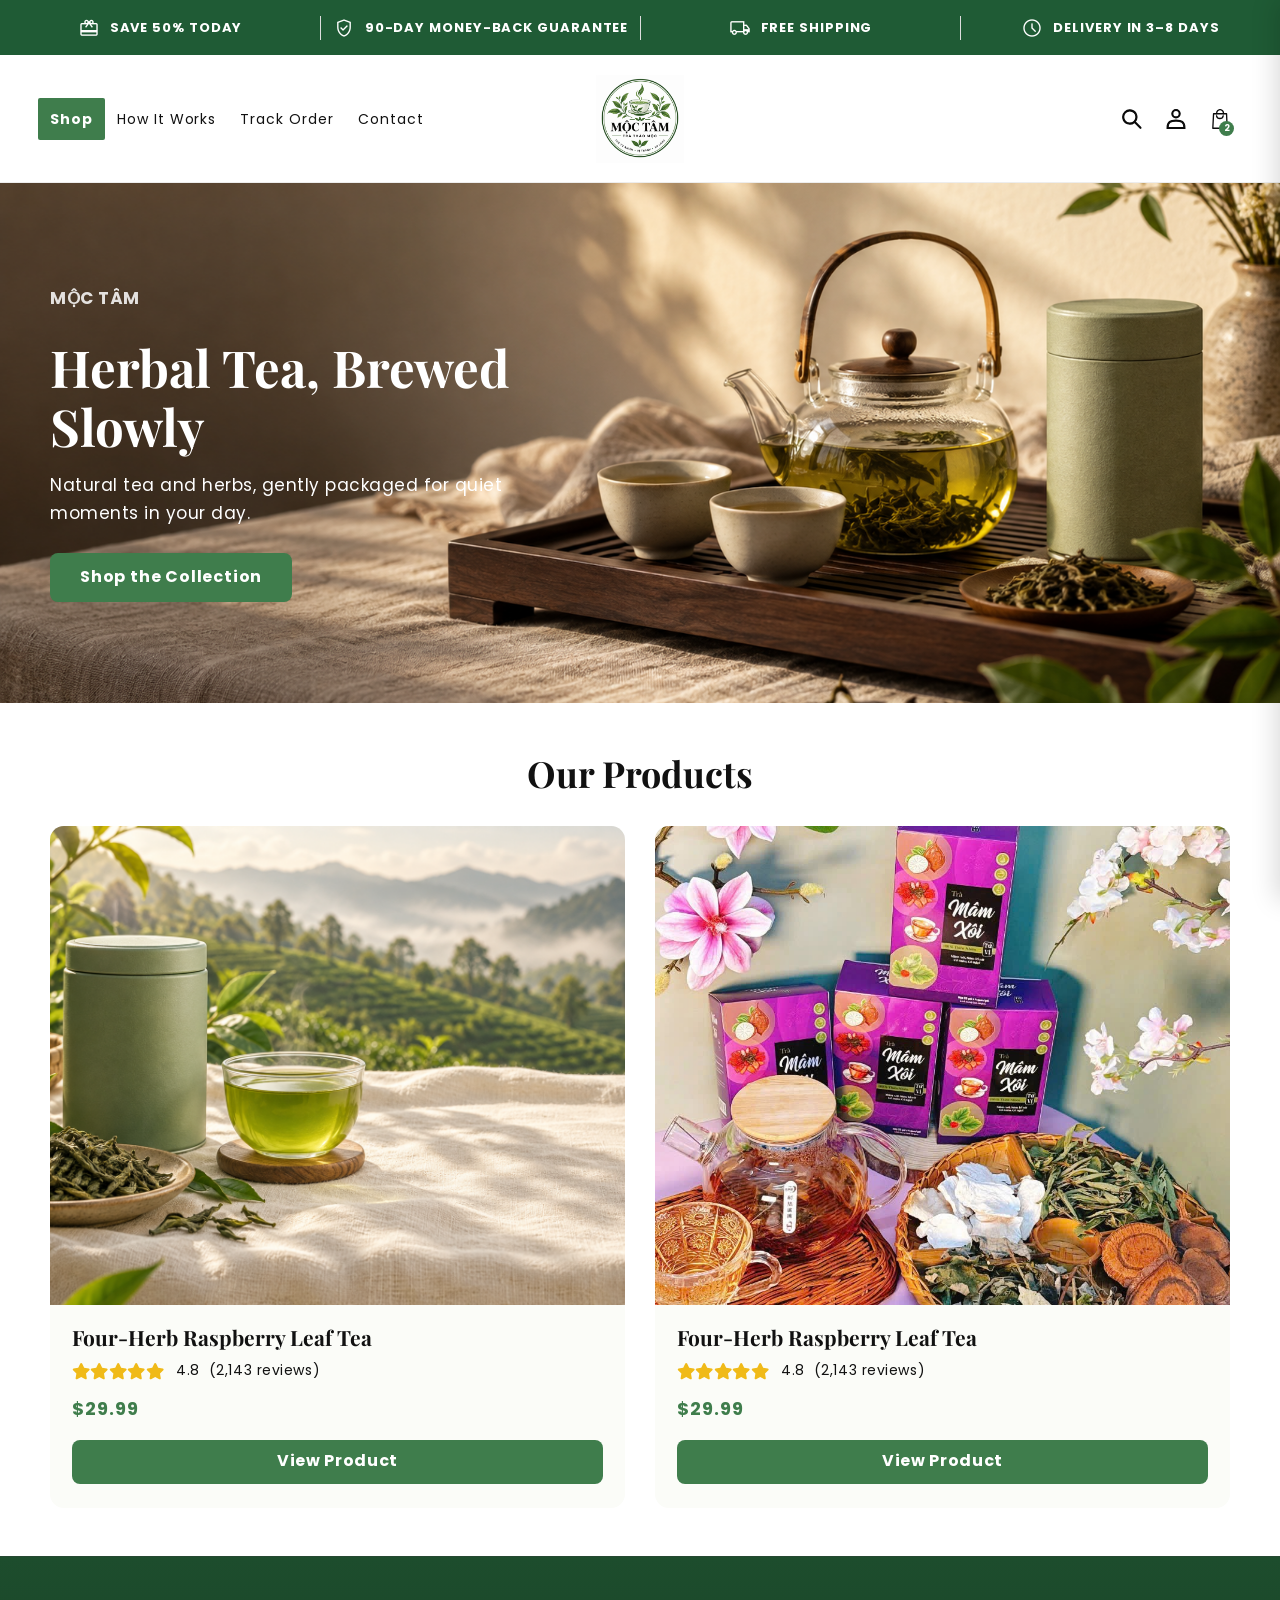
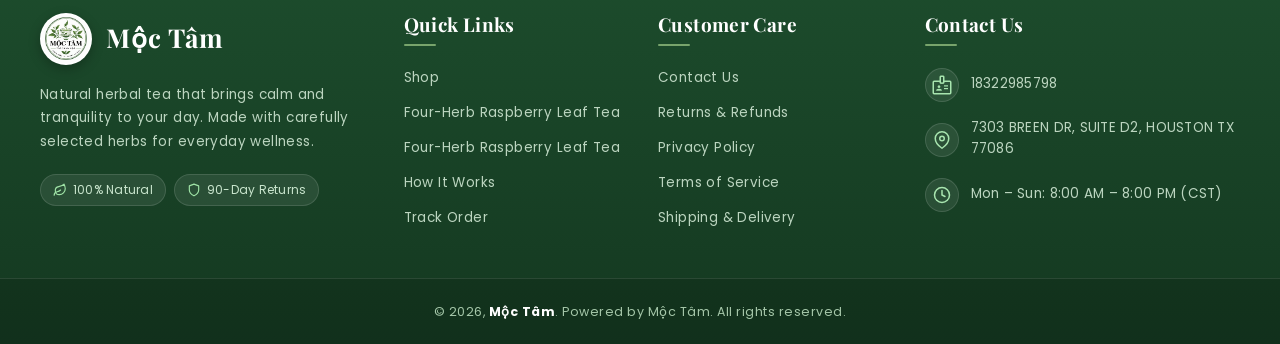
<file: index.html>
<!doctype html>
<html lang="en">
  <head>
    <meta charset="utf-8">
    <meta name="viewport" content="width=device-width, initial-scale=1">
    <title>Mộc Tâm – Herbal Tea, Brewed Slowly</title>
    <link rel="stylesheet" href="assets/css/style.css">
  </head>
  <body class="page-body" data-page="shop">
    <a class="skip-link" href="#main-content">Skip to content</a>
    <div class="announcement has-delivery" aria-label="Store announcements"><div class="announcement-track"><p><span class="announcement-icon material-icon material-symbols-outlined" aria-hidden="true">redeem</span>SAVE 50% TODAY</p><p><span class="announcement-icon material-icon material-symbols-outlined" aria-hidden="true">verified_user</span>90-DAY MONEY-BACK GUARANTEE</p><p><span class="announcement-icon material-icon material-symbols-outlined" aria-hidden="true">local_shipping</span>FREE SHIPPING</p><p><span class="announcement-icon material-icon material-symbols-outlined" aria-hidden="true">schedule</span>DELIVERY IN 3–8 DAYS</p></div></div>
    <header class="site-header"><div class="header-inner"><button class="icon-button menu-toggle" type="button" aria-label="Menu" aria-expanded="false"></button><nav class="desktop-nav" aria-label="Primary navigation"><a data-nav="shop" href="./index.html">Shop</a><a data-nav="how" href="./how-it-works.html">How It Works</a><a data-nav="track" href="./track-order.html">Track Order</a><a data-nav="contact" href="./contact.html">Contact</a></nav><a class="brand" href="./index.html" aria-label="Mộc Tâm"><img src="assets/images/moc-tam-logo.png" alt="Mộc Tâm"></a><div class="header-tools"><button class="icon-button search-toggle" type="button" aria-label="Search"></button><a class="login-link" href="#footer">Log in</a><button class="icon-button cart-toggle" type="button" aria-label="Cart 2 items"><span class="cart-count">2</span></button></div></div><div class="search-panel" aria-hidden="true"><label for="search-input">Search</label><input id="search-input" type="search" placeholder="Search"><button class="search-close icon-button" type="button" aria-label="Close search"></button></div></header>
    <div class="menu-backdrop" hidden></div><aside class="mobile-menu" aria-label="Menu" aria-hidden="true"><div class="mobile-menu-head"><h2>Menu</h2><button class="mobile-menu-close icon-button" type="button" aria-label="Close"></button></div><nav aria-label="Mobile navigation"><a data-nav="shop" href="./index.html">Shop</a><a data-nav="how" href="./how-it-works.html">How It Works</a><a data-nav="track" href="./track-order.html">Track Order</a><a data-nav="contact" href="./contact.html">Contact</a></nav><a class="mobile-login" href="#footer"><span class="login-icon"></span><strong>Log in</strong></a></aside>

    <main id="main-content">
      <section class="home-hero" aria-label="Mộc Tâm tea collection">
        <div class="home-hero-slides">
          <img class="home-hero-image" src="assets/images/home-banner-1.png" alt="Mộc Tâm herbal tea in a misty tea garden">
          <img class="home-hero-image" src="assets/images/home-banner-2.png" alt="Mộc Tâm herbal tea and loose leaves">
          <img class="home-hero-image" src="assets/images/home-banner-3.png" alt="Mộc Tâm tea at sunrise">
        </div>
        <button class="home-hero-arrow home-hero-prev" type="button" aria-label="Previous banner"><svg viewBox="0 0 24 24" aria-hidden="true"><path d="m15 18-6-6 6-6"/></svg></button>
        <button class="home-hero-arrow home-hero-next" type="button" aria-label="Next banner"><svg viewBox="0 0 24 24" aria-hidden="true"><path d="m9 18 6-6-6-6"/></svg></button>
        <div class="home-hero-copy">
          <p class="eyebrow">MỘC TÂM</p>
          <h1>Herbal Tea, Brewed Slowly</h1>
          <p>Natural tea and herbs, gently packaged for quiet moments in your day.</p>
          <a class="home-hero-cta" href="#products">Shop the Collection</a>
        </div>
      </section>

      <section class="product-list-section" id="products">
        <h2>Our Products</h2>
        <div class="product-grid">
          <a class="product-card" href="./moc-tam-herbal-tea.html">
            <img src="assets/images/tra-moc-tam-hero.png" alt="Four-Herb Raspberry Leaf Tea">
            <div class="product-card-body">
              <h3>Four-Herb Raspberry Leaf Tea</h3>
              <div class="rating" aria-label="4.8 out of 5 stars, 2,143 reviews"><span class="stars" aria-hidden="true"></span><span>4.8&nbsp; (2,143 reviews)</span></div>
              <div class="product-card-prices"><strong>$29.99</strong></div>
              <span class="product-card-link">View Product</span>
            </div>
          </a>
          <a class="product-card" href="./tra-mam-xoi.html">
            <img src="assets/images/tra-mam-xoi-1.jpg" alt="Four-Herb Raspberry Leaf Tea">
            <div class="product-card-body">
              <h3>Four-Herb Raspberry Leaf Tea</h3>
              <div class="rating" aria-label="4.8 out of 5 stars, 2,143 reviews"><span class="stars" aria-hidden="true"></span><span>4.8&nbsp; (2,143 reviews)</span></div>
              <div class="product-card-prices"><strong>$29.99</strong></div>
              <span class="product-card-link">View Product</span>
            </div>
          </a>
        </div>
      </section>
    </main>

    <footer id="footer" class="site-footer">
      <div class="footer-container">
        <div class="footer-grid">
          <!-- Column 1: Brand & Story -->
          <div class="footer-col footer-col-brand">
            <a class="footer-brand" href="./index.html" aria-label="Mộc Tâm">
              <img src="assets/images/moc-tam-logo.png" alt="Mộc Tâm" class="footer-logo">
              <span class="footer-brand-title">Mộc Tâm</span>
            </a>
            <p class="footer-desc">
              Natural herbal tea that brings calm and tranquility to your day. Made with carefully selected herbs for everyday wellness.
            </p>
            <div class="footer-badges">
              <span class="footer-badge">
                <svg width="14" height="14" viewBox="0 0 24 24" fill="none" stroke="currentColor" stroke-width="2" stroke-linecap="round" stroke-linejoin="round" aria-hidden="true"><path d="M11 20A7 7 0 0 1 9.8 6.1C15.5 5 17 4.48 19 2c1 2 2 4.18 2 8 0 5.5-4.78 10-10 10Z"></path><path d="M2 21c0-3 1.85-5.36 5.08-6C9.5 14.52 12 13 13 12"></path></svg>
                100% Natural
              </span>
              <span class="footer-badge">
                <svg width="14" height="14" viewBox="0 0 24 24" fill="none" stroke="currentColor" stroke-width="2" stroke-linecap="round" stroke-linejoin="round" aria-hidden="true"><path d="M12 22s8-4 8-10V5l-8-3-8 3v7c0 6 8 10 8 10z"></path></svg>
                90-Day Returns
              </span>
            </div>
          </div>

          <!-- Column 2: Quick Links -->
          <div class="footer-col">
            <h3 class="footer-heading">Quick Links</h3>
            <ul class="footer-links">
              <li><a href="./index.html">Shop</a></li>
              <li><a href="./moc-tam-herbal-tea.html">Four-Herb Raspberry Leaf Tea</a></li>
              <li><a href="./tra-mam-xoi.html">Four-Herb Raspberry Leaf Tea</a></li>
              <li><a href="./how-it-works.html">How It Works</a></li>
              <li><a href="./track-order.html">Track Order</a></li>
            </ul>
          </div>

          <!-- Column 3: Customer Care & Policies -->
          <div class="footer-col">
            <h3 class="footer-heading">Customer Care</h3>
            <ul class="footer-links">
              <li><a href="./contact.html">Contact Us</a></li>
              <li><a href="./how-it-works.html#guarantee">Returns &amp; Refunds</a></li>
              <li><a href="./contact.html">Privacy Policy</a></li>
              <li><a href="./contact.html">Terms of Service</a></li>
              <li><a href="./how-it-works.html">Shipping &amp; Delivery</a></li>
            </ul>
          </div>

          <!-- Column 4: Contact Information -->
          <div class="footer-col footer-col-contact">
            <h3 class="footer-heading">Contact Us</h3>
            <div class="footer-contact-items">
              <div class="footer-contact-item">
                <span class="contact-icon" aria-hidden="true">
                  <span class="material-icon material-symbols-outlined">badge</span>
                </span>
                <div class="contact-text">
                  <p aria-label="Tax identification number">18322985798</p>
                </div>
              </div>
              <div class="footer-contact-item">
                <span class="contact-icon" aria-hidden="true">
                  <svg width="18" height="18" viewBox="0 0 24 24" fill="none" stroke="currentColor" stroke-width="2" stroke-linecap="round" stroke-linejoin="round"><path d="M21 10c0 7-9 13-9 13s-9-6-9-13a9 9 0 0 1 18 0z"></path><circle cx="12" cy="10" r="3"></circle></svg>
                </span>
                <div class="contact-text">
                  <p aria-label="Business address">7303 BREEN DR, SUITE D2, HOUSTON TX 77086</p>
                </div>
              </div>
              <div class="footer-contact-item">
                <span class="contact-icon" aria-hidden="true">
                  <svg width="18" height="18" viewBox="0 0 24 24" fill="none" stroke="currentColor" stroke-width="2" stroke-linecap="round" stroke-linejoin="round"><circle cx="12" cy="12" r="10"></circle><polyline points="12 6 12 12 16 14"></polyline></svg>
                </span>
                <div class="contact-text">
                  <p aria-label="Opening hours">Mon – Sun: 8:00 AM – 8:00 PM (CST)</p>
                </div>
              </div>
            </div>
          </div>
        </div>
      </div>

      <!-- Bottom Bar -->
      <div class="footer-bottom">
        <div class="footer-container">
          <div class="footer-bottom-inner">
            <p class="footer-copyright">© 2026, <a href="./index.html">Mộc Tâm</a>. Powered by Mộc Tâm. All rights reserved.</p>
          </div>
        </div>
      </div>
    </footer>
    <div class="cart-backdrop" hidden></div><aside class="cart-drawer" role="dialog" aria-label="Your cart" aria-hidden="true"><div class="cart-head"><h2>Cart · <span>2 items</span></h2><button class="cart-close icon-button" type="button" aria-label="Close"></button></div><div class="cart-reserved">Cart reserved for <strong>04:57</strong></div><div class="cart-items"><div class="cart-item"><img src="assets/images/tra-moc-tam-hero.png" alt=""><div class="cart-item-copy"><h3>Four-Herb Raspberry Leaf Tea</h3><div class="cart-item-prices"><strong>$29.99</strong></div></div></div><div class="cart-item"><img src="assets/images/tra-mam-xoi-1.jpg" alt=""><div class="cart-item-copy"><h3>Four-Herb Raspberry Leaf Tea</h3><div class="cart-item-prices"><del>$59.98</del><strong>$49.99</strong></div></div></div></div><div class="cart-summary"><p><strong>Savings</strong><strong>-$9.99</strong></p><p><strong>Subtotal</strong><strong>$79.98</strong></p><button type="button">Check out</button></div></aside>
    <script src="assets/js/icons.js"></script>
    <script src="assets/js/page.js"></script>
  </body>
</html>
</file>
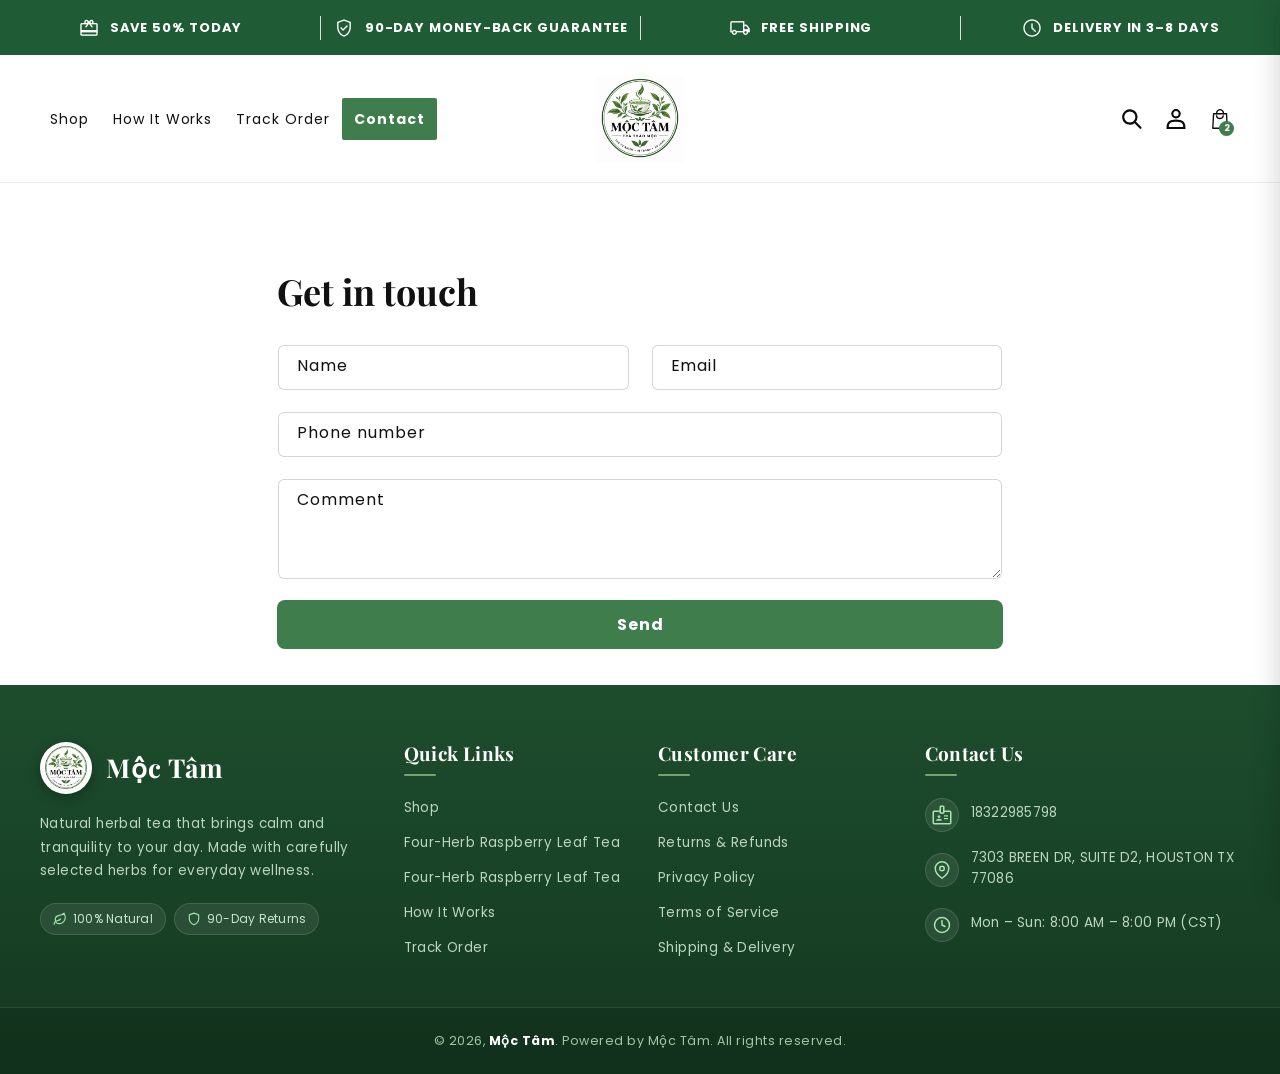
<file: contact.html>
<!doctype html>
<html lang="en">
  <head>
    <meta charset="utf-8">
    <meta name="viewport" content="width=device-width, initial-scale=1">
    <title>Contact Us – Mộc Tâm</title>
    <link rel="stylesheet" href="assets/css/style.css">
  </head>
  <body class="page-body" data-page="contact">
    <a class="skip-link" href="#main-content">Skip to content</a>
    <div class="announcement has-delivery" aria-label="Store announcements"><div class="announcement-track"><p><span class="announcement-icon material-icon material-symbols-outlined" aria-hidden="true">redeem</span>SAVE 50% TODAY</p><p><span class="announcement-icon material-icon material-symbols-outlined" aria-hidden="true">verified_user</span>90-DAY MONEY-BACK GUARANTEE</p><p><span class="announcement-icon material-icon material-symbols-outlined" aria-hidden="true">local_shipping</span>FREE SHIPPING</p><p><span class="announcement-icon material-icon material-symbols-outlined" aria-hidden="true">schedule</span>DELIVERY IN 3–8 DAYS</p></div></div>
    <header class="site-header"><div class="header-inner"><button class="icon-button menu-toggle" type="button" aria-label="Menu" aria-expanded="false"></button><nav class="desktop-nav" aria-label="Primary navigation"><a data-nav="shop" href="./index.html">Shop</a><a data-nav="how" href="./how-it-works.html">How It Works</a><a data-nav="track" href="./track-order.html">Track Order</a><a data-nav="contact" href="./contact.html">Contact</a></nav><a class="brand" href="./index.html" aria-label="Mộc Tâm"><img src="assets/images/moc-tam-logo.png" alt="Mộc Tâm"></a><div class="header-tools"><button class="icon-button search-toggle" type="button" aria-label="Search"></button><a class="login-link" href="#footer">Log in</a><button class="icon-button cart-toggle" type="button" aria-label="Cart 2 items"><span class="cart-count">2</span></button></div></div><div class="search-panel" aria-hidden="true"><label for="search-input">Search</label><input id="search-input" type="search" placeholder="Search"><button class="search-close icon-button" type="button" aria-label="Close search"></button></div></header>
    <div class="menu-backdrop" hidden></div><aside class="mobile-menu" aria-label="Menu" aria-hidden="true"><div class="mobile-menu-head"><h2>Menu</h2><button class="mobile-menu-close icon-button" type="button" aria-label="Close"></button></div><nav aria-label="Mobile navigation"><a data-nav="shop" href="./index.html">Shop</a><a data-nav="how" href="./how-it-works.html">How It Works</a><a data-nav="track" href="./track-order.html">Track Order</a><a data-nav="contact" href="./contact.html">Contact</a></nav><a class="mobile-login" href="#footer"><span class="login-icon"></span><strong>Log in</strong></a></aside>

    <main id="main-content" class="destination-main"><section class="contact-page"><h2>Get in touch</h2><form class="contact-form" data-local-form data-success="Thanks — we'll be in touch."><div class="contact-fields"><div class="field-wrapper"><input id="contact-name" type="text" name="contact[Name]" placeholder="Name"><label for="contact-name">Name</label></div><div class="field-wrapper"><input id="contact-email" type="email" name="contact[email]" placeholder="Email" data-required data-error="This field is required"><label for="contact-email">Email</label></div><div class="field-wrapper full"><input id="contact-phone" type="tel" name="contact[Phone number]" placeholder="Phone number"><label for="contact-phone">Phone number</label></div><div class="field-wrapper full textarea-wrapper"><textarea id="contact-comment" name="contact[Comment]" placeholder="Comment"></textarea><label for="contact-comment">Comment</label></div></div><button class="contact-submit" type="submit">Send</button><small class="local-form-message" aria-live="polite"></small></form></section></main>
    <footer id="footer" class="site-footer">
      <div class="footer-container">
        <div class="footer-grid">
          <!-- Column 1: Brand & Story -->
          <div class="footer-col footer-col-brand">
            <a class="footer-brand" href="./index.html" aria-label="Mộc Tâm">
              <img src="assets/images/moc-tam-logo.png" alt="Mộc Tâm" class="footer-logo">
              <span class="footer-brand-title">Mộc Tâm</span>
            </a>
            <p class="footer-desc">
              Natural herbal tea that brings calm and tranquility to your day. Made with carefully selected herbs for everyday wellness.
            </p>
            <div class="footer-badges">
              <span class="footer-badge">
                <svg width="14" height="14" viewBox="0 0 24 24" fill="none" stroke="currentColor" stroke-width="2" stroke-linecap="round" stroke-linejoin="round" aria-hidden="true"><path d="M11 20A7 7 0 0 1 9.8 6.1C15.5 5 17 4.48 19 2c1 2 2 4.18 2 8 0 5.5-4.78 10-10 10Z"></path><path d="M2 21c0-3 1.85-5.36 5.08-6C9.5 14.52 12 13 13 12"></path></svg>
                100% Natural
              </span>
              <span class="footer-badge">
                <svg width="14" height="14" viewBox="0 0 24 24" fill="none" stroke="currentColor" stroke-width="2" stroke-linecap="round" stroke-linejoin="round" aria-hidden="true"><path d="M12 22s8-4 8-10V5l-8-3-8 3v7c0 6 8 10 8 10z"></path></svg>
                90-Day Returns
              </span>
            </div>
          </div>

          <!-- Column 2: Quick Links -->
          <div class="footer-col">
            <h3 class="footer-heading">Quick Links</h3>
            <ul class="footer-links">
              <li><a href="./index.html">Shop</a></li>
              <li><a href="./moc-tam-herbal-tea.html">Four-Herb Raspberry Leaf Tea</a></li>
              <li><a href="./tra-mam-xoi.html">Four-Herb Raspberry Leaf Tea</a></li>
              <li><a href="./how-it-works.html">How It Works</a></li>
              <li><a href="./track-order.html">Track Order</a></li>
            </ul>
          </div>

          <!-- Column 3: Customer Care & Policies -->
          <div class="footer-col">
            <h3 class="footer-heading">Customer Care</h3>
            <ul class="footer-links">
              <li><a href="./contact.html">Contact Us</a></li>
              <li><a href="./how-it-works.html#guarantee">Returns &amp; Refunds</a></li>
              <li><a href="./contact.html">Privacy Policy</a></li>
              <li><a href="./contact.html">Terms of Service</a></li>
              <li><a href="./how-it-works.html">Shipping &amp; Delivery</a></li>
            </ul>
          </div>

          <!-- Column 4: Contact Information -->
          <div class="footer-col footer-col-contact">
            <h3 class="footer-heading">Contact Us</h3>
            <div class="footer-contact-items">
              <div class="footer-contact-item">
                <span class="contact-icon" aria-hidden="true">
                  <span class="material-icon material-symbols-outlined">badge</span>
                </span>
                <div class="contact-text">
                  <p aria-label="Tax identification number">18322985798</p>
                </div>
              </div>
              <div class="footer-contact-item">
                <span class="contact-icon" aria-hidden="true">
                  <svg width="18" height="18" viewBox="0 0 24 24" fill="none" stroke="currentColor" stroke-width="2" stroke-linecap="round" stroke-linejoin="round"><path d="M21 10c0 7-9 13-9 13s-9-6-9-13a9 9 0 0 1 18 0z"></path><circle cx="12" cy="10" r="3"></circle></svg>
                </span>
                <div class="contact-text">
                  <p aria-label="Business address">7303 BREEN DR, SUITE D2, HOUSTON TX 77086</p>
                </div>
              </div>
              <div class="footer-contact-item">
                <span class="contact-icon" aria-hidden="true">
                  <svg width="18" height="18" viewBox="0 0 24 24" fill="none" stroke="currentColor" stroke-width="2" stroke-linecap="round" stroke-linejoin="round"><circle cx="12" cy="12" r="10"></circle><polyline points="12 6 12 12 16 14"></polyline></svg>
                </span>
                <div class="contact-text">
                  <p aria-label="Opening hours">Mon – Sun: 8:00 AM – 8:00 PM (CST)</p>
                </div>
              </div>
            </div>
          </div>
        </div>
      </div>

      <!-- Bottom Bar -->
      <div class="footer-bottom">
        <div class="footer-container">
          <div class="footer-bottom-inner">
            <p class="footer-copyright">© 2026, <a href="./index.html">Mộc Tâm</a>. Powered by Mộc Tâm. All rights reserved.</p>
          </div>
        </div>
      </div>
    </footer>
    <div class="cart-backdrop" hidden></div><aside class="cart-drawer" role="dialog" aria-label="Your cart" aria-hidden="true"><div class="cart-head"><h2>Cart · <span>2 items</span></h2><button class="cart-close icon-button" type="button" aria-label="Close"></button></div><div class="cart-reserved">Cart reserved for <strong>04:57</strong></div><div class="cart-items"><div class="cart-item"><img src="assets/images/tra-moc-tam-hero.png" alt=""><div class="cart-item-copy"><h3>Four-Herb Raspberry Leaf Tea</h3><div class="cart-item-prices"><del>$19.99</del><strong>$13.99</strong></div></div></div><div class="cart-item"><img src="assets/images/tra-mam-xoi-1.jpg" alt=""><div class="cart-item-copy"><h3>Four-Herb Raspberry Leaf Tea</h3><div class="cart-item-prices"><del>$19.99</del><strong>$14.99</strong></div></div></div></div><div class="cart-summary"><p><strong>Savings</strong><strong>-$11.00</strong></p><p><strong>Subtotal</strong><strong>$28.98</strong></p><button type="button">Check out</button></div></aside>
    <script src="assets/js/icons.js"></script>
    <script src="assets/js/page.js"></script>
  </body>
</html>
</file>
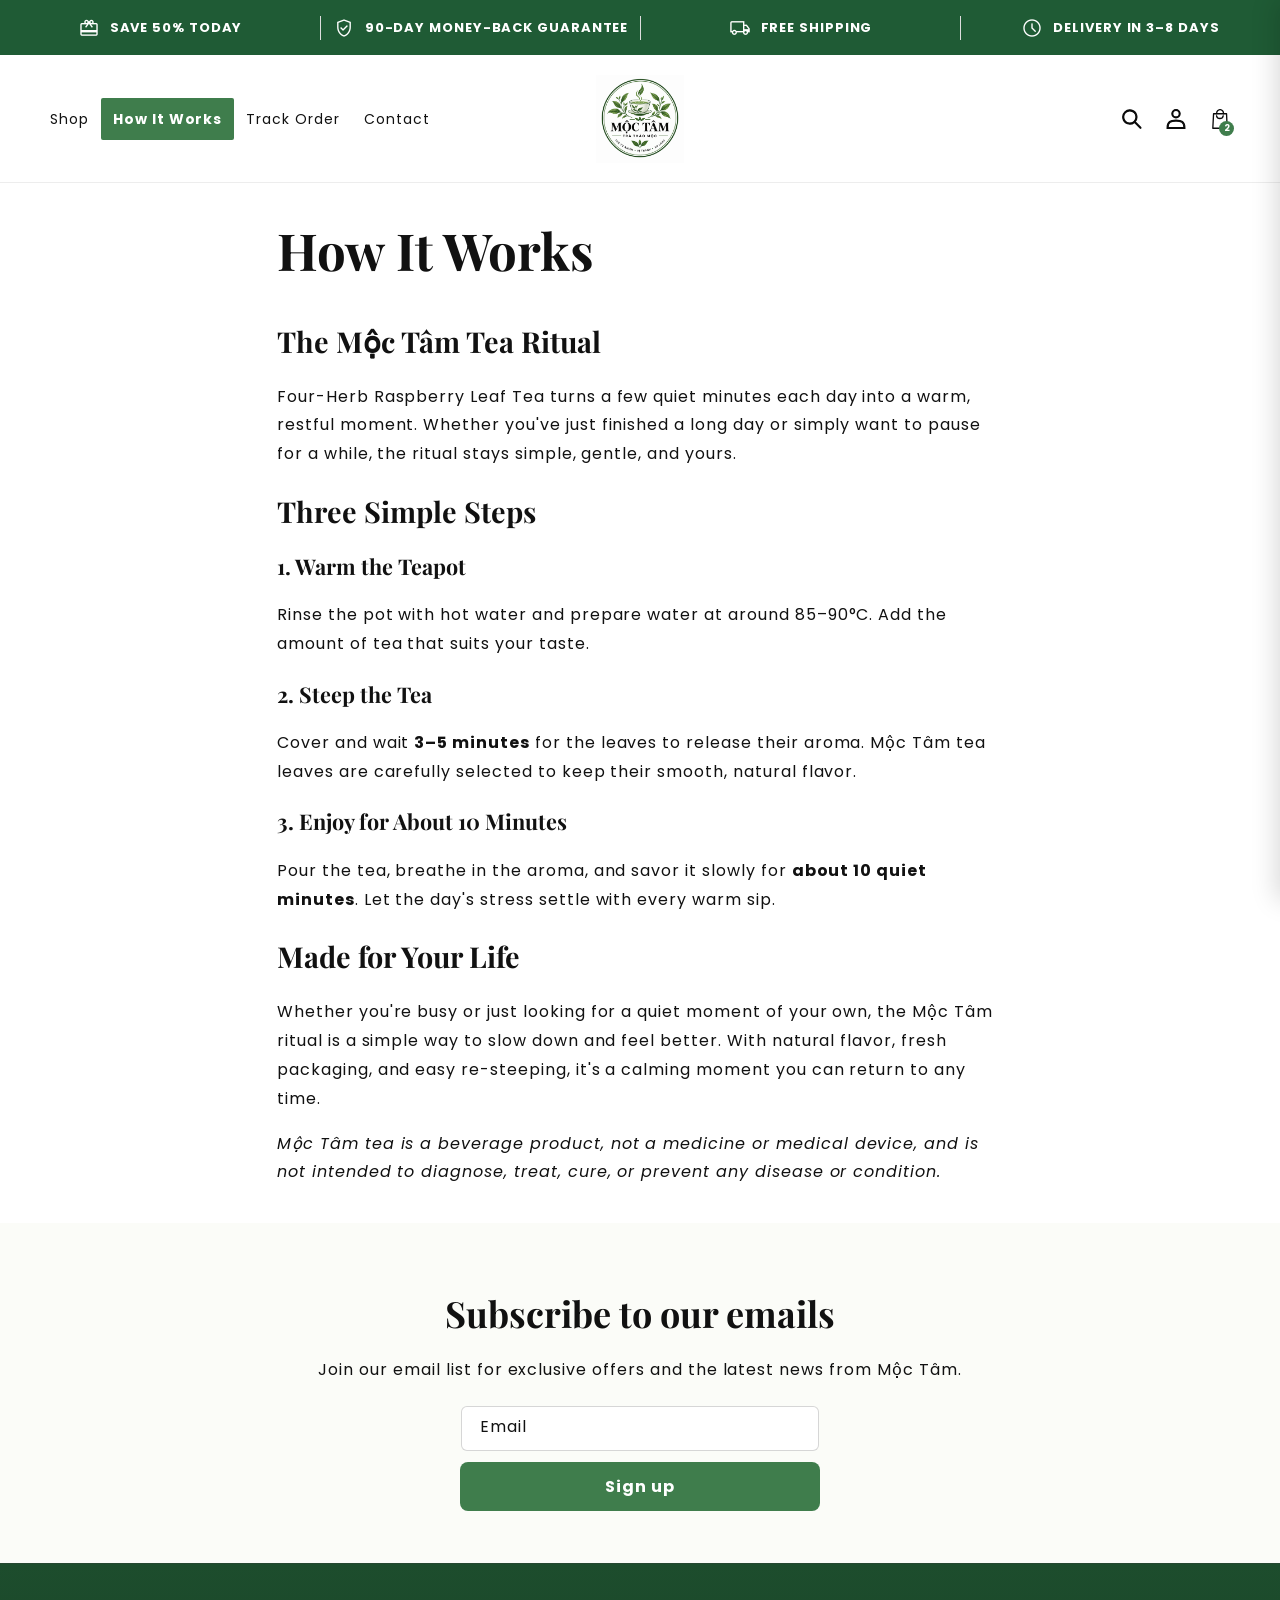
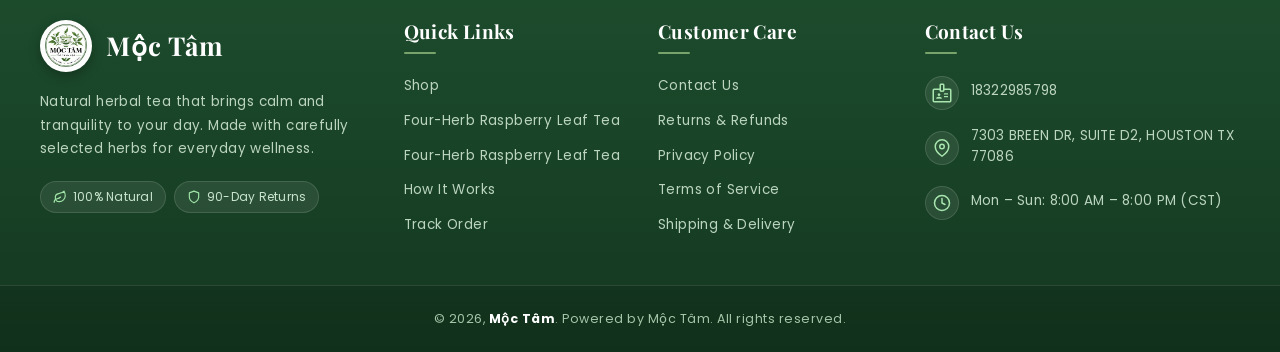
<file: how-it-works.html>
<!doctype html>
<html lang="en">
  <head>
    <meta charset="utf-8">
    <meta name="viewport" content="width=device-width, initial-scale=1">
    <title>How It Works – Mộc Tâm</title>
    <link rel="stylesheet" href="assets/css/style.css">
  </head>
  <body class="page-body" data-page="how">
    <a class="skip-link" href="#main-content">Skip to content</a>
    <div class="announcement has-delivery" aria-label="Store announcements">
      <div class="announcement-track">
        <p><span class="announcement-icon material-icon material-symbols-outlined" aria-hidden="true">redeem</span>SAVE 50% TODAY</p>
        <p><span class="announcement-icon material-icon material-symbols-outlined" aria-hidden="true">verified_user</span>90-DAY MONEY-BACK GUARANTEE</p>
        <p><span class="announcement-icon material-icon material-symbols-outlined" aria-hidden="true">local_shipping</span>FREE SHIPPING</p>
        <p><span class="announcement-icon material-icon material-symbols-outlined" aria-hidden="true">schedule</span>DELIVERY IN 3–8 DAYS</p>
      </div>
    </div>
    <header class="site-header">
      <div class="header-inner">
        <button class="icon-button menu-toggle" type="button" aria-label="Menu" aria-expanded="false"></button>
        <nav class="desktop-nav" aria-label="Primary navigation">
          <a data-nav="shop" href="./index.html">Shop</a>
          <a data-nav="how" href="./how-it-works.html">How It Works</a>
          <a data-nav="track" href="./track-order.html">Track Order</a>
          <a data-nav="contact" href="./contact.html">Contact</a>
        </nav>
        <a class="brand" href="./index.html" aria-label="Mộc Tâm"><img src="assets/images/moc-tam-logo.png" alt="Mộc Tâm"></a>
        <div class="header-tools">
          <button class="icon-button search-toggle" type="button" aria-label="Search"></button>
          <a class="login-link" href="#footer">Log in</a>
          <button class="icon-button cart-toggle" type="button" aria-label="Cart 2 items"><span class="cart-count">2</span></button>
        </div>
      </div>
      <div class="search-panel" aria-hidden="true">
        <label for="search-input">Search</label><input id="search-input" type="search" placeholder="Search"><button class="search-close icon-button" type="button" aria-label="Close search"></button>
      </div>
    </header>
    <div class="menu-backdrop" hidden></div>
    <aside class="mobile-menu" aria-label="Menu" aria-hidden="true">
      <div class="mobile-menu-head"><h2>Menu</h2><button class="mobile-menu-close icon-button" type="button" aria-label="Close"></button></div>
      <nav aria-label="Mobile navigation">
        <a data-nav="shop" href="./index.html">Shop</a><a data-nav="how" href="./how-it-works.html">How It Works</a><a data-nav="track" href="./track-order.html">Track Order</a><a data-nav="contact" href="./contact.html">Contact</a>
      </nav>
      <a class="mobile-login" href="#footer"><span class="login-icon"></span><strong>Log in</strong></a>
    </aside>

    <main id="main-content" class="destination-main">
      <section class="how-content">
        <div class="narrow-page">
          <h1>How It Works</h1>
          <div class="rte">
            <h2>The Mộc Tâm Tea Ritual</h2>
            <p>Four-Herb Raspberry Leaf Tea turns a few quiet minutes each day into a warm, restful moment. Whether you've just finished a long day or simply want to pause for a while, the ritual stays simple, gentle, and yours.</p>
            <h2>Three Simple Steps</h2>
            <h3>1. Warm the Teapot</h3>
            <p>Rinse the pot with hot water and prepare water at around 85–90°C. Add the amount of tea that suits your taste.</p>
            <h3>2. Steep the Tea</h3>
            <p>Cover and wait <strong>3–5 minutes</strong> for the leaves to release their aroma. Mộc Tâm tea leaves are carefully selected to keep their smooth, natural flavor.</p>
            <h3>3. Enjoy for About 10 Minutes</h3>
            <p>Pour the tea, breathe in the aroma, and savor it slowly for <strong>about 10 quiet minutes</strong>. Let the day's stress settle with every warm sip.</p>
            <h2>Made for Your Life</h2>
            <p>Whether you're busy or just looking for a quiet moment of your own, the Mộc Tâm ritual is a simple way to slow down and feel better. With natural flavor, fresh packaging, and easy re-steeping, it's a calming moment you can return to any time.</p>
            <p><em>Mộc Tâm tea is a beverage product, not a medicine or medical device, and is not intended to diagnose, treat, cure, or prevent any disease or condition.</em></p>
          </div>
        </div>
      </section>
      <section class="newsletter-section">
        <div class="newsletter-wrapper">
          <h2>Subscribe to our emails</h2>
          <p>Join our email list for exclusive offers and the latest news from Mộc Tâm.</p>
          <form class="newsletter-form" data-local-form data-success="You're on the list.">
            <div class="field-wrapper"><input id="newsletter-email" type="email" placeholder="Email" data-required data-error="This field is required"><label for="newsletter-email">Email</label></div>
            <button type="submit">Sign up</button>
            <small class="local-form-message" aria-live="polite"></small>
          </form>
        </div>
      </section>
    </main>

    <footer id="footer" class="site-footer">
      <div class="footer-container">
        <div class="footer-grid">
          <!-- Column 1: Brand & Story -->
          <div class="footer-col footer-col-brand">
            <a class="footer-brand" href="./index.html" aria-label="Mộc Tâm">
              <img src="assets/images/moc-tam-logo.png" alt="Mộc Tâm" class="footer-logo">
              <span class="footer-brand-title">Mộc Tâm</span>
            </a>
            <p class="footer-desc">
              Natural herbal tea that brings calm and tranquility to your day. Made with carefully selected herbs for everyday wellness.
            </p>
            <div class="footer-badges">
              <span class="footer-badge">
                <svg width="14" height="14" viewBox="0 0 24 24" fill="none" stroke="currentColor" stroke-width="2" stroke-linecap="round" stroke-linejoin="round" aria-hidden="true"><path d="M11 20A7 7 0 0 1 9.8 6.1C15.5 5 17 4.48 19 2c1 2 2 4.18 2 8 0 5.5-4.78 10-10 10Z"></path><path d="M2 21c0-3 1.85-5.36 5.08-6C9.5 14.52 12 13 13 12"></path></svg>
                100% Natural
              </span>
              <span class="footer-badge">
                <svg width="14" height="14" viewBox="0 0 24 24" fill="none" stroke="currentColor" stroke-width="2" stroke-linecap="round" stroke-linejoin="round" aria-hidden="true"><path d="M12 22s8-4 8-10V5l-8-3-8 3v7c0 6 8 10 8 10z"></path></svg>
                90-Day Returns
              </span>
            </div>
          </div>

          <!-- Column 2: Quick Links -->
          <div class="footer-col">
            <h3 class="footer-heading">Quick Links</h3>
            <ul class="footer-links">
              <li><a href="./index.html">Shop</a></li>
              <li><a href="./moc-tam-herbal-tea.html">Four-Herb Raspberry Leaf Tea</a></li>
              <li><a href="./tra-mam-xoi.html">Four-Herb Raspberry Leaf Tea</a></li>
              <li><a href="./how-it-works.html">How It Works</a></li>
              <li><a href="./track-order.html">Track Order</a></li>
            </ul>
          </div>

          <!-- Column 3: Customer Care & Policies -->
          <div class="footer-col">
            <h3 class="footer-heading">Customer Care</h3>
            <ul class="footer-links">
              <li><a href="./contact.html">Contact Us</a></li>
              <li><a href="./how-it-works.html#guarantee">Returns &amp; Refunds</a></li>
              <li><a href="./contact.html">Privacy Policy</a></li>
              <li><a href="./contact.html">Terms of Service</a></li>
              <li><a href="./how-it-works.html">Shipping &amp; Delivery</a></li>
            </ul>
          </div>

          <!-- Column 4: Contact Information -->
          <div class="footer-col footer-col-contact">
            <h3 class="footer-heading">Contact Us</h3>
            <div class="footer-contact-items">
              <div class="footer-contact-item">
                <span class="contact-icon" aria-hidden="true">
                  <span class="material-icon material-symbols-outlined">badge</span>
                </span>
                <div class="contact-text">
                  <p aria-label="Tax identification number">18322985798</p>
                </div>
              </div>
              <div class="footer-contact-item">
                <span class="contact-icon" aria-hidden="true">
                  <svg width="18" height="18" viewBox="0 0 24 24" fill="none" stroke="currentColor" stroke-width="2" stroke-linecap="round" stroke-linejoin="round"><path d="M21 10c0 7-9 13-9 13s-9-6-9-13a9 9 0 0 1 18 0z"></path><circle cx="12" cy="10" r="3"></circle></svg>
                </span>
                <div class="contact-text">
                  <p aria-label="Business address">7303 BREEN DR, SUITE D2, HOUSTON TX 77086</p>
                </div>
              </div>
              <div class="footer-contact-item">
                <span class="contact-icon" aria-hidden="true">
                  <svg width="18" height="18" viewBox="0 0 24 24" fill="none" stroke="currentColor" stroke-width="2" stroke-linecap="round" stroke-linejoin="round"><circle cx="12" cy="12" r="10"></circle><polyline points="12 6 12 12 16 14"></polyline></svg>
                </span>
                <div class="contact-text">
                  <p aria-label="Opening hours">Mon – Sun: 8:00 AM – 8:00 PM (CST)</p>
                </div>
              </div>
            </div>
          </div>
        </div>
      </div>

      <!-- Bottom Bar -->
      <div class="footer-bottom">
        <div class="footer-container">
          <div class="footer-bottom-inner">
            <p class="footer-copyright">© 2026, <a href="./index.html">Mộc Tâm</a>. Powered by Mộc Tâm. All rights reserved.</p>
          </div>
        </div>
      </div>
    </footer>
    <div class="cart-backdrop" hidden></div>
    <aside class="cart-drawer" role="dialog" aria-label="Your cart" aria-hidden="true"><div class="cart-head"><h2>Cart · <span>2 items</span></h2><button class="cart-close icon-button" type="button" aria-label="Close"></button></div><div class="cart-reserved">Cart reserved for <strong>04:57</strong></div><div class="cart-items"><div class="cart-item"><img src="assets/images/tra-moc-tam-hero.png" alt=""><div class="cart-item-copy"><h3>Four-Herb Raspberry Leaf Tea</h3><div class="cart-item-prices"><del>$19.99</del><strong>$13.99</strong></div></div></div><div class="cart-item"><img src="assets/images/tra-mam-xoi-1.jpg" alt=""><div class="cart-item-copy"><h3>Four-Herb Raspberry Leaf Tea</h3><div class="cart-item-prices"><del>$19.99</del><strong>$14.99</strong></div></div></div></div><div class="cart-summary"><p><strong>Savings</strong><strong>-$11.00</strong></p><p><strong>Subtotal</strong><strong>$28.98</strong></p><button type="button">Check out</button></div></aside>
    <script src="assets/js/icons.js"></script>
    <script src="assets/js/page.js"></script>
  </body>
</html>
</file>
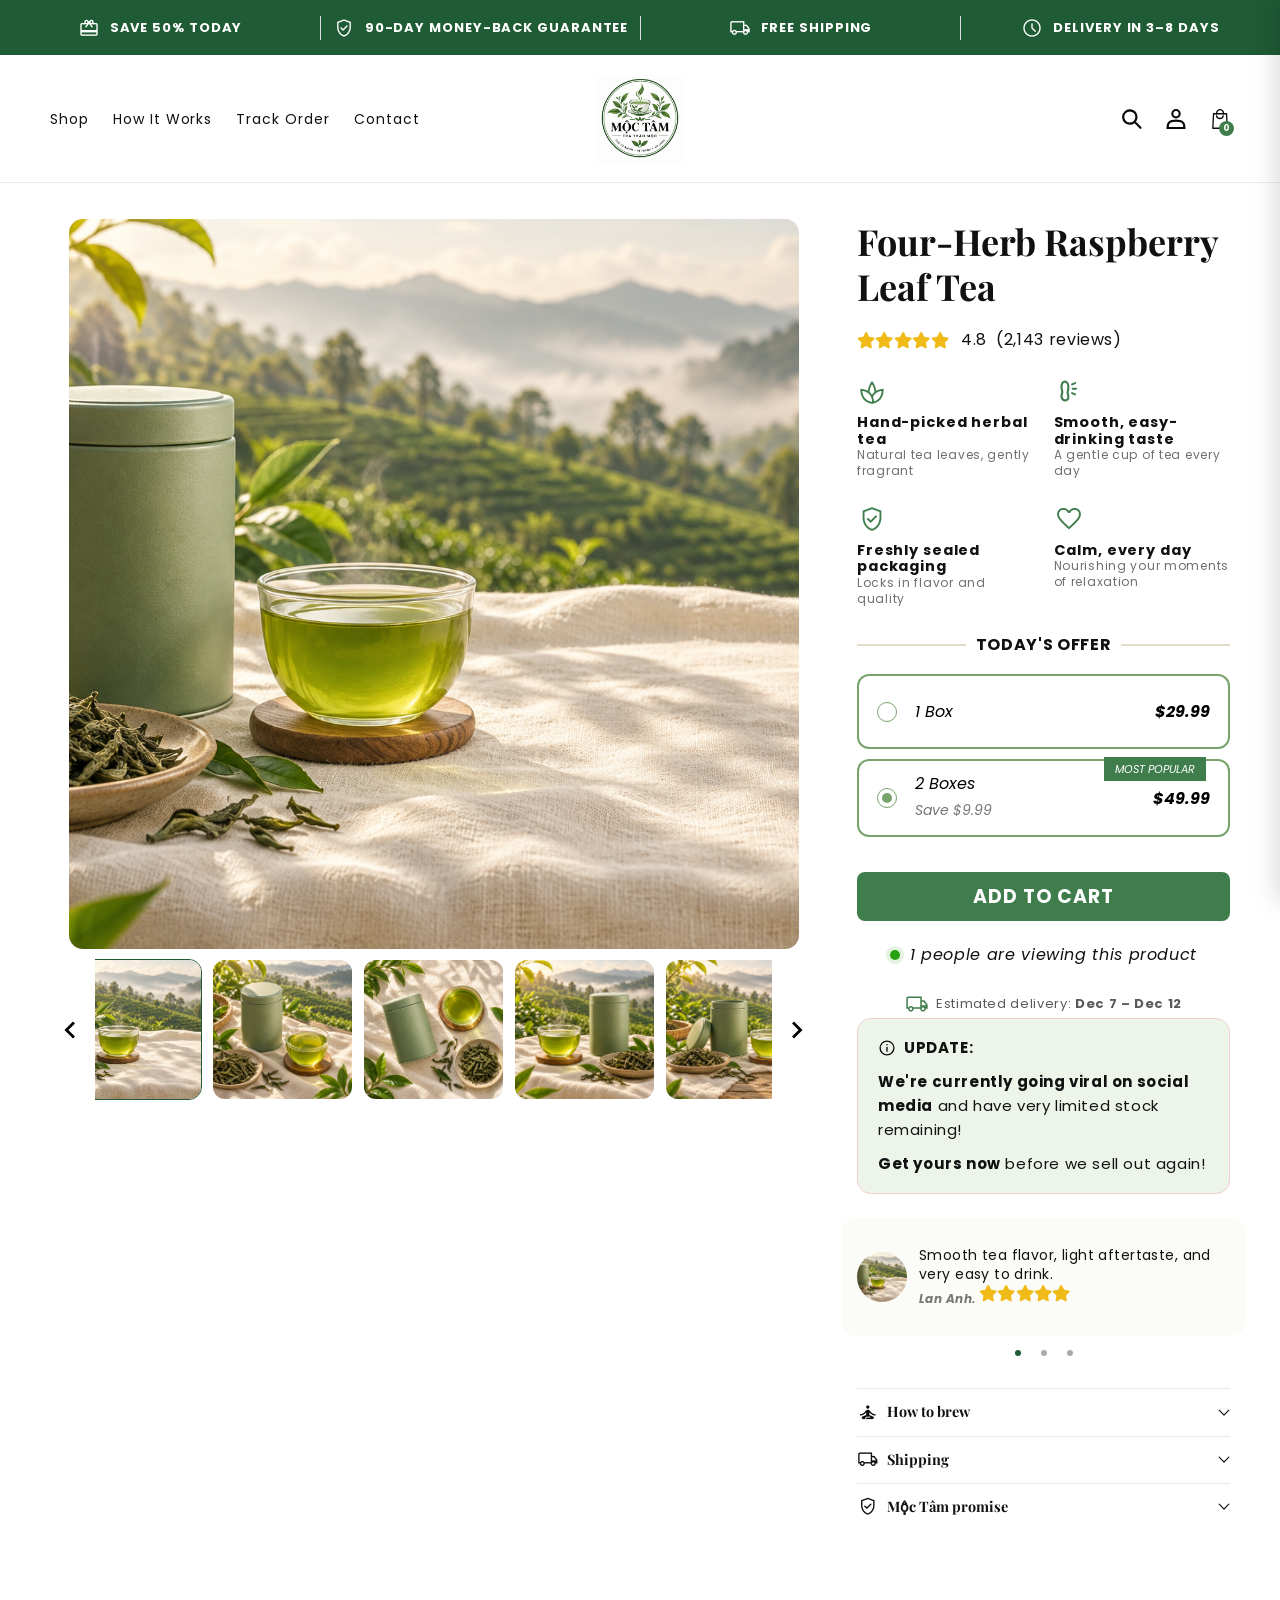
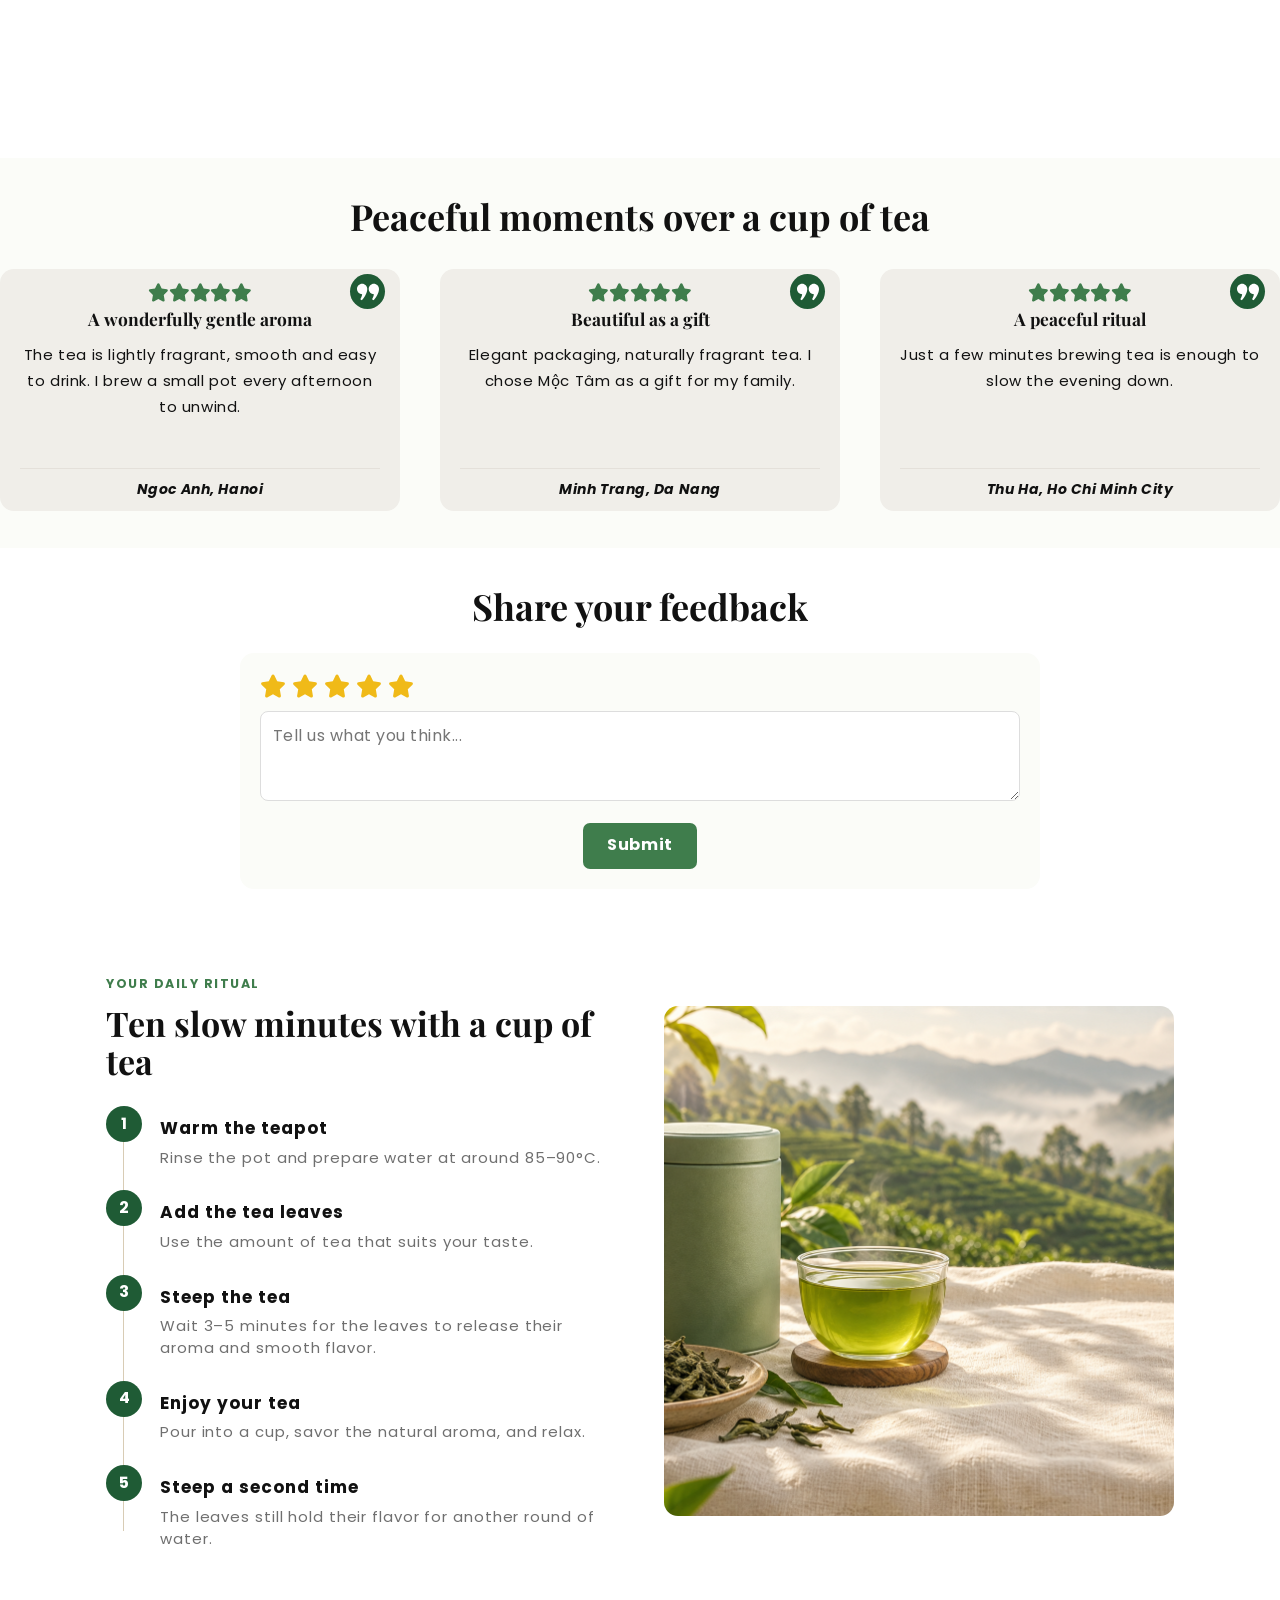
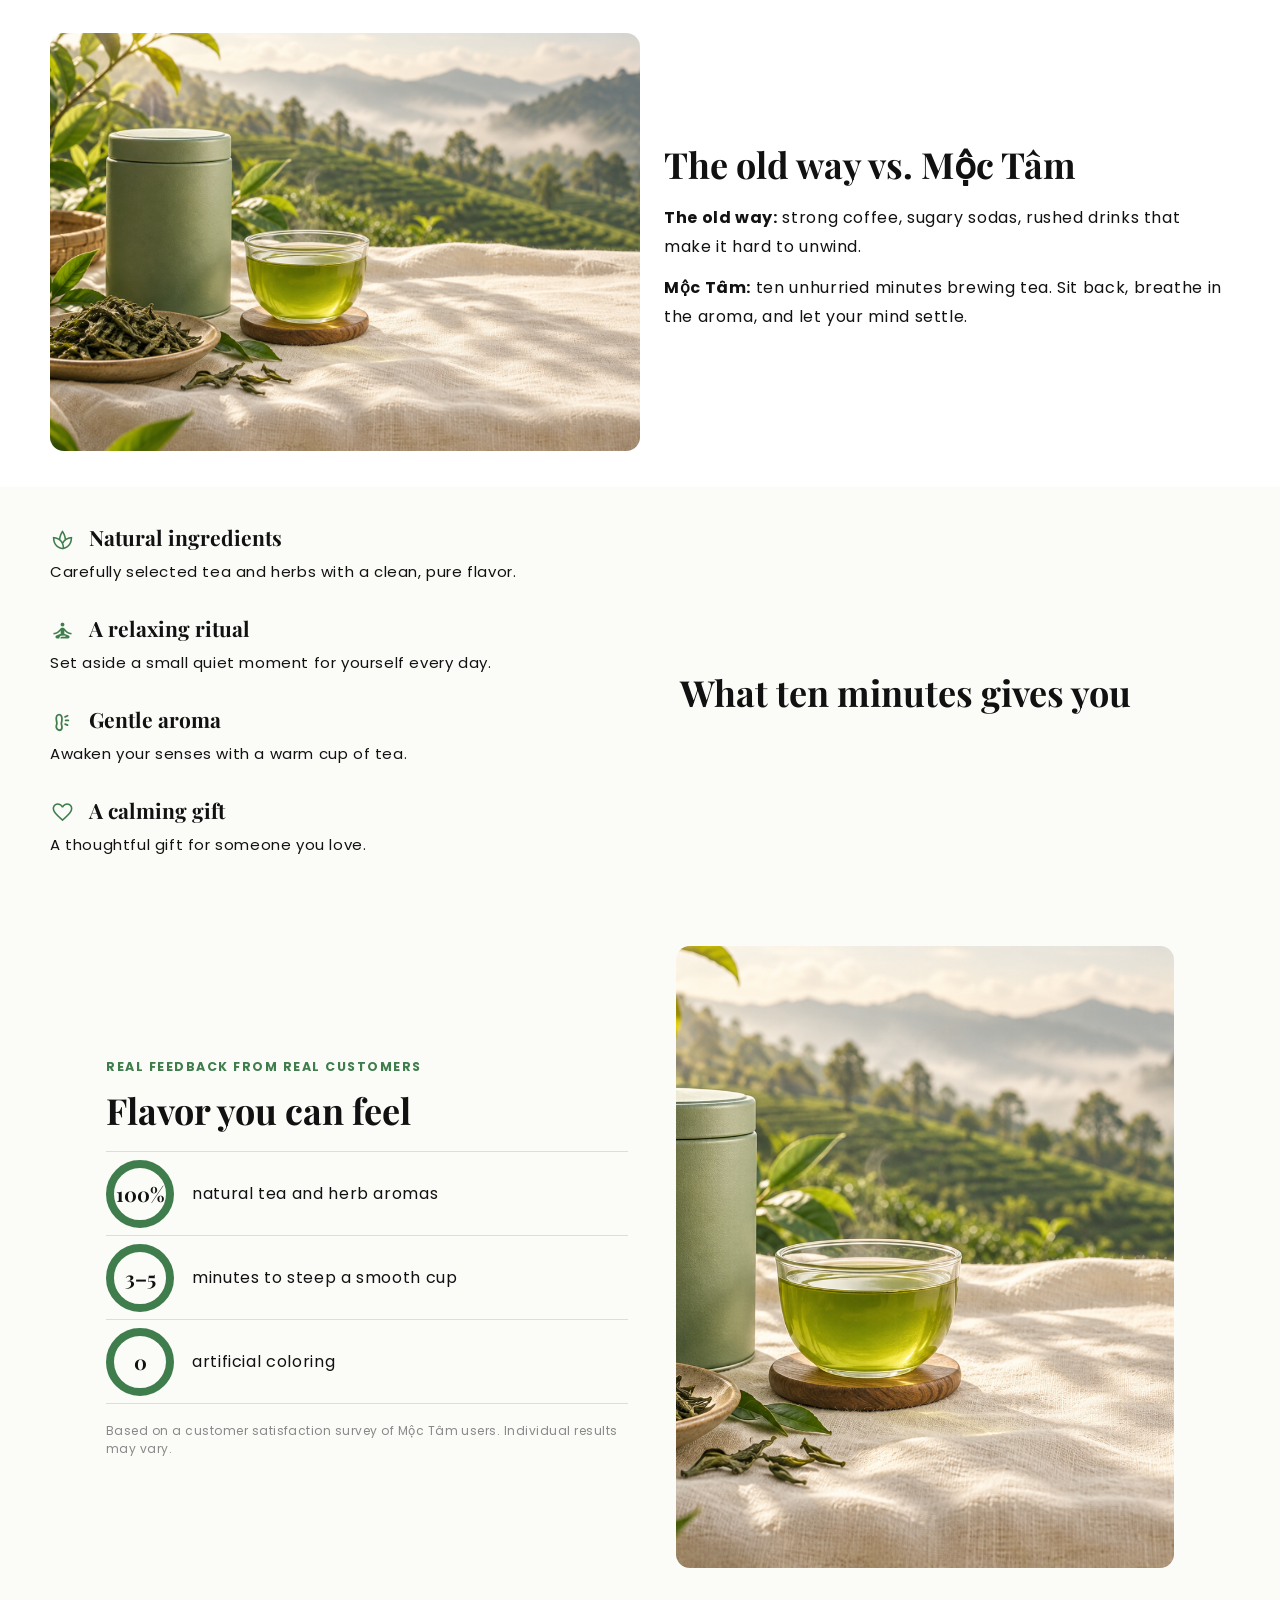
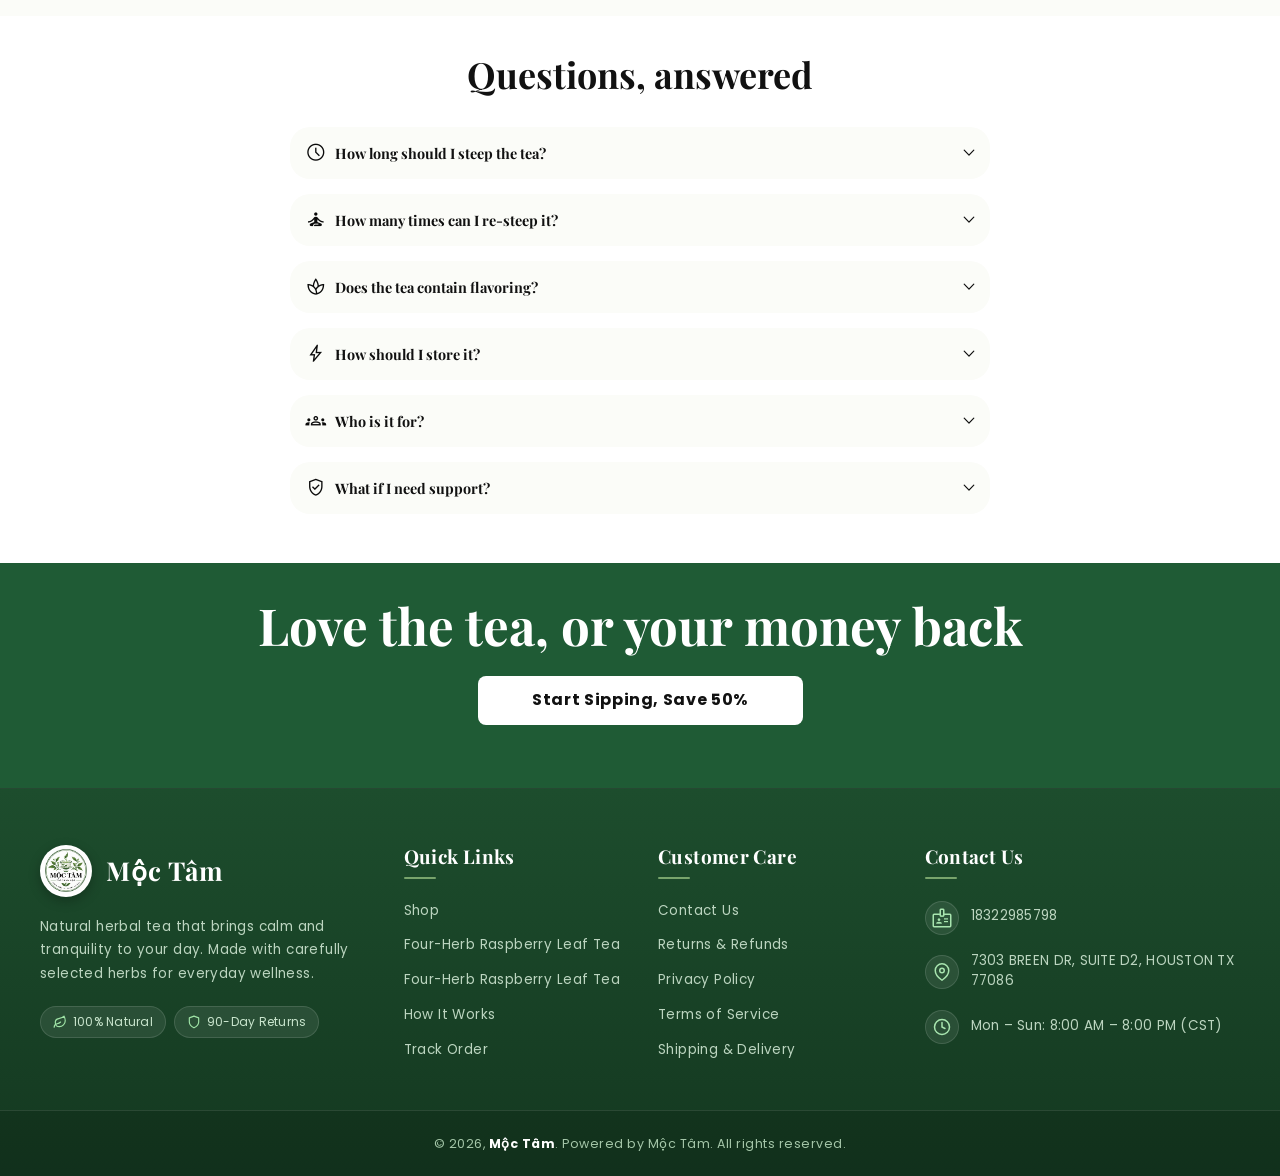
<file: moc-tam-herbal-tea.html>
<!doctype html>
<html lang="en">
  <head>
    <meta charset="utf-8">
    <meta name="viewport" content="width=device-width, initial-scale=1">
    <title>Four-Herb Raspberry Leaf Tea</title>
    <link rel="stylesheet" href="assets/css/style.css">
  </head>
  <body>
    <a class="skip-link" href="#product">Skip to content</a>

    <div class="announcement has-delivery" aria-label="Store announcements">
      <div class="announcement-track">
        <p><span class="announcement-icon material-icon material-symbols-outlined" aria-hidden="true">redeem</span>SAVE 50% TODAY</p>
        <p><span class="announcement-icon material-icon material-symbols-outlined" aria-hidden="true">verified_user</span>90-DAY MONEY-BACK GUARANTEE</p>
        <p><span class="announcement-icon material-icon material-symbols-outlined" aria-hidden="true">local_shipping</span>FREE SHIPPING</p>
        <p><span class="announcement-icon material-icon material-symbols-outlined" aria-hidden="true">schedule</span>DELIVERY IN 3–8 DAYS</p>
      </div>
    </div>

    <header class="site-header">
      <div class="header-inner">
        <button class="icon-button menu-toggle" type="button" aria-label="Menu" aria-expanded="false"></button>
        <nav class="desktop-nav" aria-label="Primary navigation">
          <a data-nav="shop" href="./index.html">Shop</a>
          <a data-nav="how" href="./how-it-works.html">How It Works</a>
          <a data-nav="track" href="./track-order.html">Track Order</a>
          <a data-nav="contact" href="./contact.html">Contact</a>
        </nav>
        <a class="brand" href="./index.html" aria-label="Mộc Tâm">
          <img src="assets/images/moc-tam-logo.png" alt="Mộc Tâm">
        </a>
        <div class="header-tools">
          <button class="icon-button search-toggle" type="button" aria-label="Search"></button>
          <a class="login-link" href="#footer">Log in</a>
          <button class="icon-button cart-toggle" type="button" aria-label="Cart 2 items">
            <span class="cart-count">2</span>
          </button>
        </div>
      </div>
      <div class="search-panel" aria-hidden="true">
        <label for="search-input">Search</label>
        <input id="search-input" type="search" placeholder="Search">
        <button class="search-close icon-button" type="button" aria-label="Close search"></button>
      </div>
    </header>

    <div class="menu-backdrop" hidden></div>
    <aside class="mobile-menu" aria-label="Menu" aria-hidden="true">
      <div class="mobile-menu-head">
        <h2>Menu</h2>
        <button class="mobile-menu-close icon-button" type="button" aria-label="Close"></button>
      </div>
      <nav aria-label="Mobile navigation">
        <a data-nav="shop" href="./index.html">Shop</a>
        <a data-nav="how" href="./how-it-works.html">How It Works</a>
        <a data-nav="track" href="./track-order.html">Track Order</a>
        <a data-nav="contact" href="./contact.html">Contact</a>
      </nav>
      <a class="mobile-login" href="#footer"><span class="login-icon"></span><strong>Log in</strong></a>
    </aside>

    <main>
      <section class="hero" id="product">
        <div class="hero-grid">
          <div class="gallery-column">
            <div class="gallery-stage" aria-label="Gallery Viewer">
              <div class="gallery-track"></div>
              <button class="gallery-arrow gallery-prev" type="button" aria-label="Slide left"></button>
              <button class="gallery-arrow gallery-next" type="button" aria-label="Slide right"></button>
              <div class="gallery-dots" aria-label="Select gallery image"></div>
            </div>
            <div class="thumbnail-row">
              <button class="gallery-arrow thumbnail-prev" type="button" aria-label="Slide left"></button>
              <div class="thumbnail-viewport"><div class="thumbnail-track"></div></div>
              <button class="gallery-arrow thumbnail-next" type="button" aria-label="Slide right"></button>
            </div>
          </div>

          <div class="product-info">
            <h1>Four-Herb Raspberry Leaf Tea</h1>
            <div class="rating" aria-label="4.8 out of 5 stars, 2,143 reviews">
              <span class="stars" aria-hidden="true"></span><span>4.8&nbsp; (2,143 reviews)</span>
            </div>
            <div class="feature-grid" id="feature-grid"></div>
            <div id="offer-section"></div>
            <div class="product-actions">
              <button class="add-to-cart" type="button">ADD TO CART</button>
              <div class="viewing"><span class="live-dot"></span><em>1 people are viewing this product</em></div>
              <div class="delivery-line" id="delivery-line"></div>
              <div class="stock-alert">
                <p class="stock-heading"><span class="update-icon"></span><strong>UPDATE:</strong></p>
                <p><strong>We're currently going viral on social media</strong> and have very limited stock remaining!</p>
                <p><strong>Get yours now</strong> before we sell out again!</p>
              </div>
              <div class="mini-reviews" id="mini-reviews"></div>
              <div class="product-accordions" id="product-accordions"></div>
            </div>
          </div>
        </div>
      </section>

      <section class="stories-section reveal-section" id="stories">
        <div class="section-inner">
          <h2>Peaceful moments over a cup of tea</h2>
          <div class="stories-viewport"><div class="story-grid" id="story-grid"></div></div>
          <div class="story-dots" id="story-dots" aria-label="Select a story"></div>
        </div>
      </section>

      <section class="feedback-section reveal-section" id="feedback">
        <div class="section-inner">
          <h2>Share your feedback</h2>
          <form class="feedback-form" id="feedback-form">
            <div class="feedback-stars" id="feedback-stars" role="radiogroup" aria-label="Rating"></div>
            <textarea id="feedback-text" placeholder="Tell us what you think..." required></textarea>
            <button type="submit">Submit</button>
          </form>
        </div>
      </section>

      <section class="ritual-section reveal-section" id="ritual">
        <div class="ritual-grid">
          <img class="ritual-image" src="assets/images/tra-moc-tam-hero.png" alt="Mộc Tâm herbal tea">
          <div class="ritual-copy">
            <p class="eyebrow">YOUR DAILY RITUAL</p>
            <h2>Ten slow minutes with a cup of tea</h2>
            <div class="steps" id="steps"></div>
          </div>
        </div>
      </section>

      <section class="compare-section reveal-section" id="compare">
        <div class="compare-grid">
          <img src="assets/images/tra-moc-tam-hero.png" alt="Mộc Tâm herbal tea">
          <div class="compare-copy">
            <h2>The old way vs. Mộc Tâm</h2>
            <p><strong>The old way:</strong> strong coffee, sugary sodas, rushed drinks that make it hard to unwind.</p>
            <p><strong>Mộc Tâm:</strong> ten unhurried minutes brewing tea. Sit back, breathe in the aroma, and let your mind settle.</p>
          </div>
        </div>
      </section>

      <section class="benefits-section reveal-section" id="benefits">
        <div class="benefits-grid">
          <div class="benefit-list" id="benefit-list"></div>
          <h2>What ten minutes gives you</h2>
        </div>
      </section>

      <section class="results-section reveal-section" id="results">
        <div class="results-grid">
          <div class="results-copy">
            <p class="eyebrow">REAL FEEDBACK FROM REAL CUSTOMERS</p>
            <h2>Flavor you can feel</h2>
            <div class="stats" id="stats"></div>
            <p class="disclaimer">Based on a customer satisfaction survey of Mộc Tâm users. Individual results may vary.</p>
          </div>
          <img src="assets/images/tra-moc-tam-hero.png" alt="Mộc Tâm tea box">
        </div>
      </section>

      <section class="faq-section reveal-section" id="faq">
        <div class="faq-inner">
          <h2>Questions, answered</h2>
          <div id="faq-list"></div>
        </div>
      </section>

      <section class="final-cta reveal-section">
        <h2>Love the tea, or your money back</h2>
        <a href="#product">Start Sipping, Save 50%</a>
      </section>
    </main>

    <footer id="footer" class="site-footer">
      <div class="footer-container">
        <div class="footer-grid">
          <!-- Column 1: Brand & Story -->
          <div class="footer-col footer-col-brand">
            <a class="footer-brand" href="./index.html" aria-label="Mộc Tâm">
              <img src="assets/images/moc-tam-logo.png" alt="Mộc Tâm" class="footer-logo">
              <span class="footer-brand-title">Mộc Tâm</span>
            </a>
            <p class="footer-desc">
              Natural herbal tea that brings calm and tranquility to your day. Made with carefully selected herbs for everyday wellness.
            </p>
            <div class="footer-badges">
              <span class="footer-badge">
                <svg width="14" height="14" viewBox="0 0 24 24" fill="none" stroke="currentColor" stroke-width="2" stroke-linecap="round" stroke-linejoin="round" aria-hidden="true"><path d="M11 20A7 7 0 0 1 9.8 6.1C15.5 5 17 4.48 19 2c1 2 2 4.18 2 8 0 5.5-4.78 10-10 10Z"></path><path d="M2 21c0-3 1.85-5.36 5.08-6C9.5 14.52 12 13 13 12"></path></svg>
                100% Natural
              </span>
              <span class="footer-badge">
                <svg width="14" height="14" viewBox="0 0 24 24" fill="none" stroke="currentColor" stroke-width="2" stroke-linecap="round" stroke-linejoin="round" aria-hidden="true"><path d="M12 22s8-4 8-10V5l-8-3-8 3v7c0 6 8 10 8 10z"></path></svg>
                90-Day Returns
              </span>
            </div>
          </div>

          <!-- Column 2: Quick Links -->
          <div class="footer-col">
            <h3 class="footer-heading">Quick Links</h3>
            <ul class="footer-links">
              <li><a href="./index.html">Shop</a></li>
              <li><a href="./moc-tam-herbal-tea.html">Four-Herb Raspberry Leaf Tea</a></li>
              <li><a href="./tra-mam-xoi.html">Four-Herb Raspberry Leaf Tea</a></li>
              <li><a href="./how-it-works.html">How It Works</a></li>
              <li><a href="./track-order.html">Track Order</a></li>
            </ul>
          </div>

          <!-- Column 3: Customer Care & Policies -->
          <div class="footer-col">
            <h3 class="footer-heading">Customer Care</h3>
            <ul class="footer-links">
              <li><a href="./contact.html">Contact Us</a></li>
              <li><a href="./how-it-works.html#guarantee">Returns &amp; Refunds</a></li>
              <li><a href="./contact.html">Privacy Policy</a></li>
              <li><a href="./contact.html">Terms of Service</a></li>
              <li><a href="./how-it-works.html">Shipping &amp; Delivery</a></li>
            </ul>
          </div>

          <!-- Column 4: Contact Information -->
          <div class="footer-col footer-col-contact">
            <h3 class="footer-heading">Contact Us</h3>
            <div class="footer-contact-items">
              <div class="footer-contact-item">
                <span class="contact-icon" aria-hidden="true">
                  <span class="material-icon material-symbols-outlined">badge</span>
                </span>
                <div class="contact-text">
                  <p aria-label="Tax identification number">18322985798</p>
                </div>
              </div>
              <div class="footer-contact-item">
                <span class="contact-icon" aria-hidden="true">
                  <svg width="18" height="18" viewBox="0 0 24 24" fill="none" stroke="currentColor" stroke-width="2" stroke-linecap="round" stroke-linejoin="round"><path d="M21 10c0 7-9 13-9 13s-9-6-9-13a9 9 0 0 1 18 0z"></path><circle cx="12" cy="10" r="3"></circle></svg>
                </span>
                <div class="contact-text">
                  <p aria-label="Business address">7303 BREEN DR, SUITE D2, HOUSTON TX 77086</p>
                </div>
              </div>
              <div class="footer-contact-item">
                <span class="contact-icon" aria-hidden="true">
                  <svg width="18" height="18" viewBox="0 0 24 24" fill="none" stroke="currentColor" stroke-width="2" stroke-linecap="round" stroke-linejoin="round"><circle cx="12" cy="12" r="10"></circle><polyline points="12 6 12 12 16 14"></polyline></svg>
                </span>
                <div class="contact-text">
                  <p aria-label="Opening hours">Mon – Sun: 8:00 AM – 8:00 PM (CST)</p>
                </div>
              </div>
            </div>
          </div>
        </div>
      </div>

      <!-- Bottom Bar -->
      <div class="footer-bottom">
        <div class="footer-container">
          <div class="footer-bottom-inner">
            <p class="footer-copyright">© 2026, <a href="./index.html">Mộc Tâm</a>. Powered by Mộc Tâm. All rights reserved.</p>
          </div>
        </div>
      </div>
    </footer>

    <div class="cart-backdrop" hidden></div>
    <aside class="cart-drawer" id="cart-drawer" role="dialog" aria-label="Your cart" aria-hidden="true">
      <div class="cart-head"><h2>Cart • <span class="cart-item-count">2 items</span></h2><button class="cart-close icon-button" type="button" aria-label="Close"></button></div>
      <div class="cart-reserved">Cart reserved for <strong>04:57</strong></div>
      <div class="cart-items" id="cart-items"></div>
      <div class="cart-summary"><p><strong>Savings</strong><strong class="cart-savings">-$140.04</strong></p><p><strong>Subtotal</strong><strong class="cart-subtotal">$149.94</strong></p><button type="button">Check out</button><div class="cart-payments"><span class="payment amex"></span><span class="payment apple"></span><span class="payment discover"></span><span class="payment gpay"></span><span class="payment mastercard"></span><span class="payment shop"></span><span class="payment visa"></span></div></div>
    </aside>

    <script src="assets/js/icons.js"></script>
    <script src="assets/js/main.js"></script>
  </body>
</html>
</file>
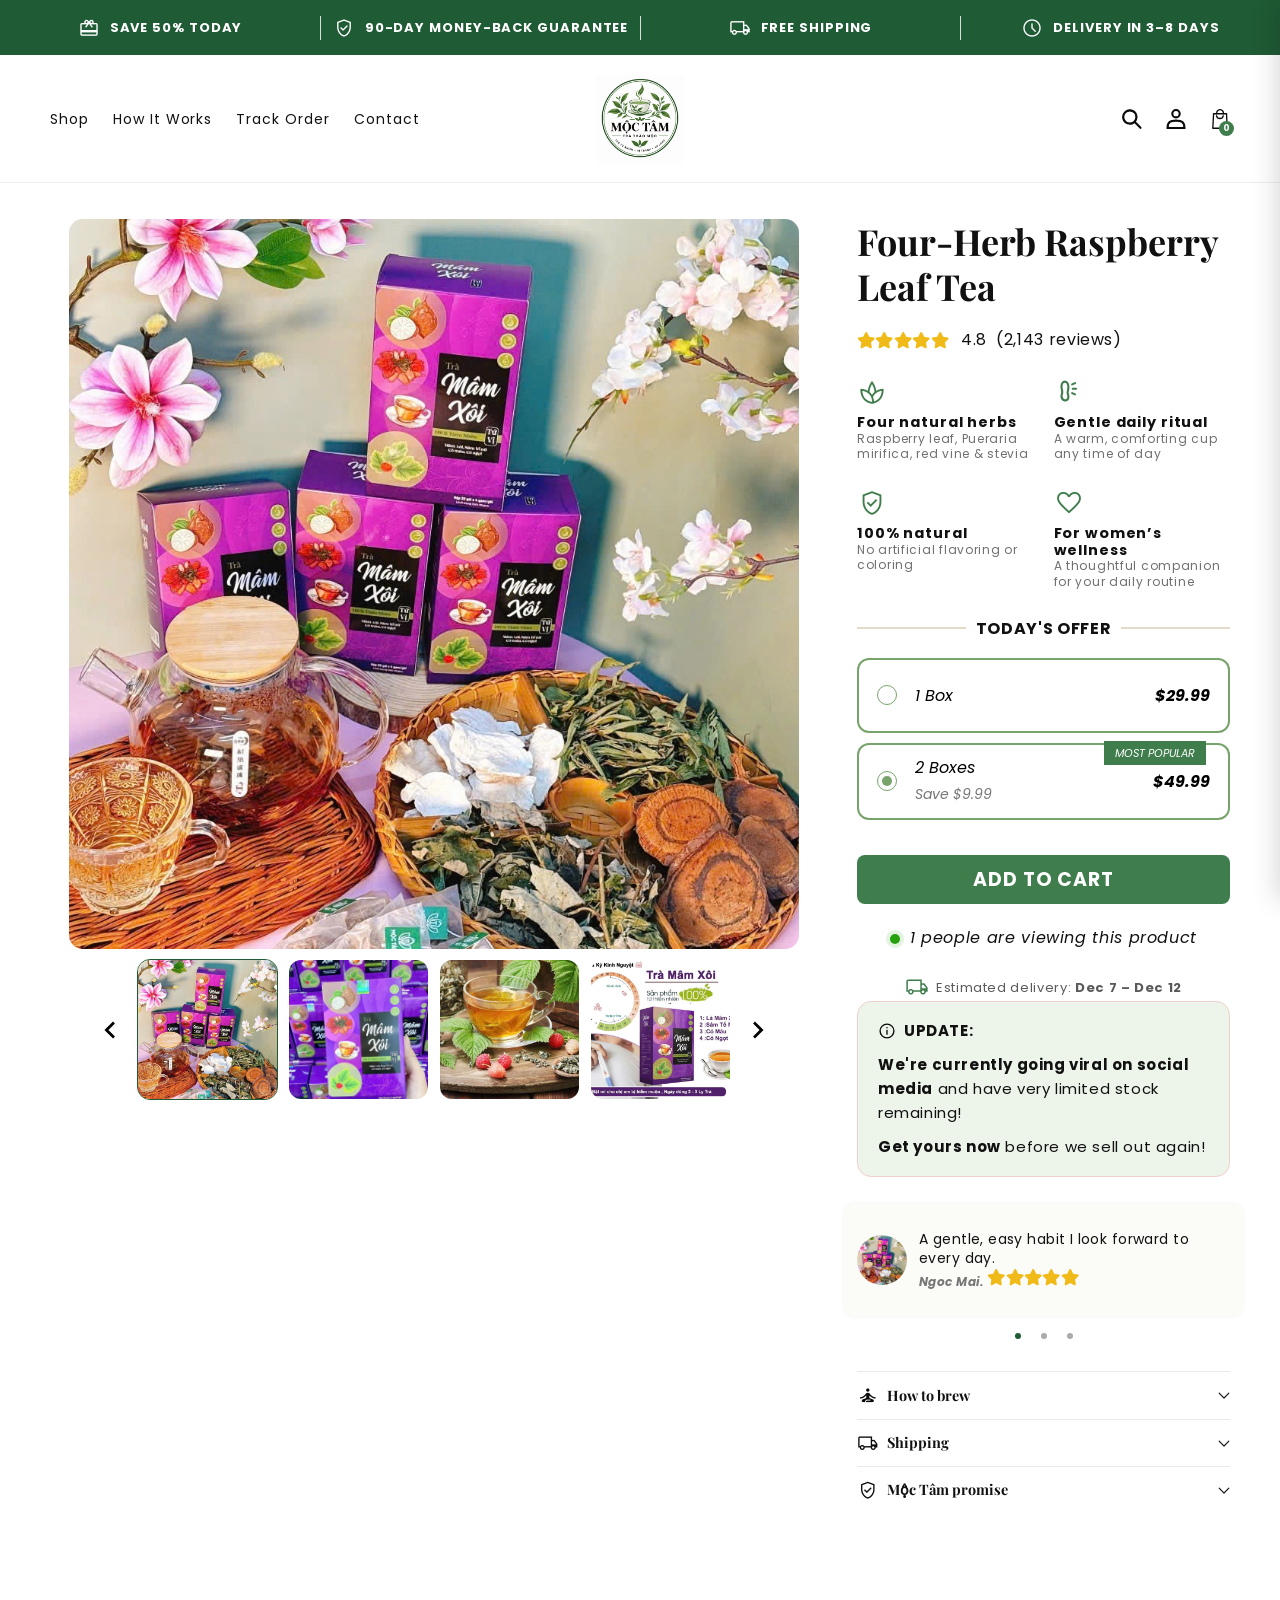
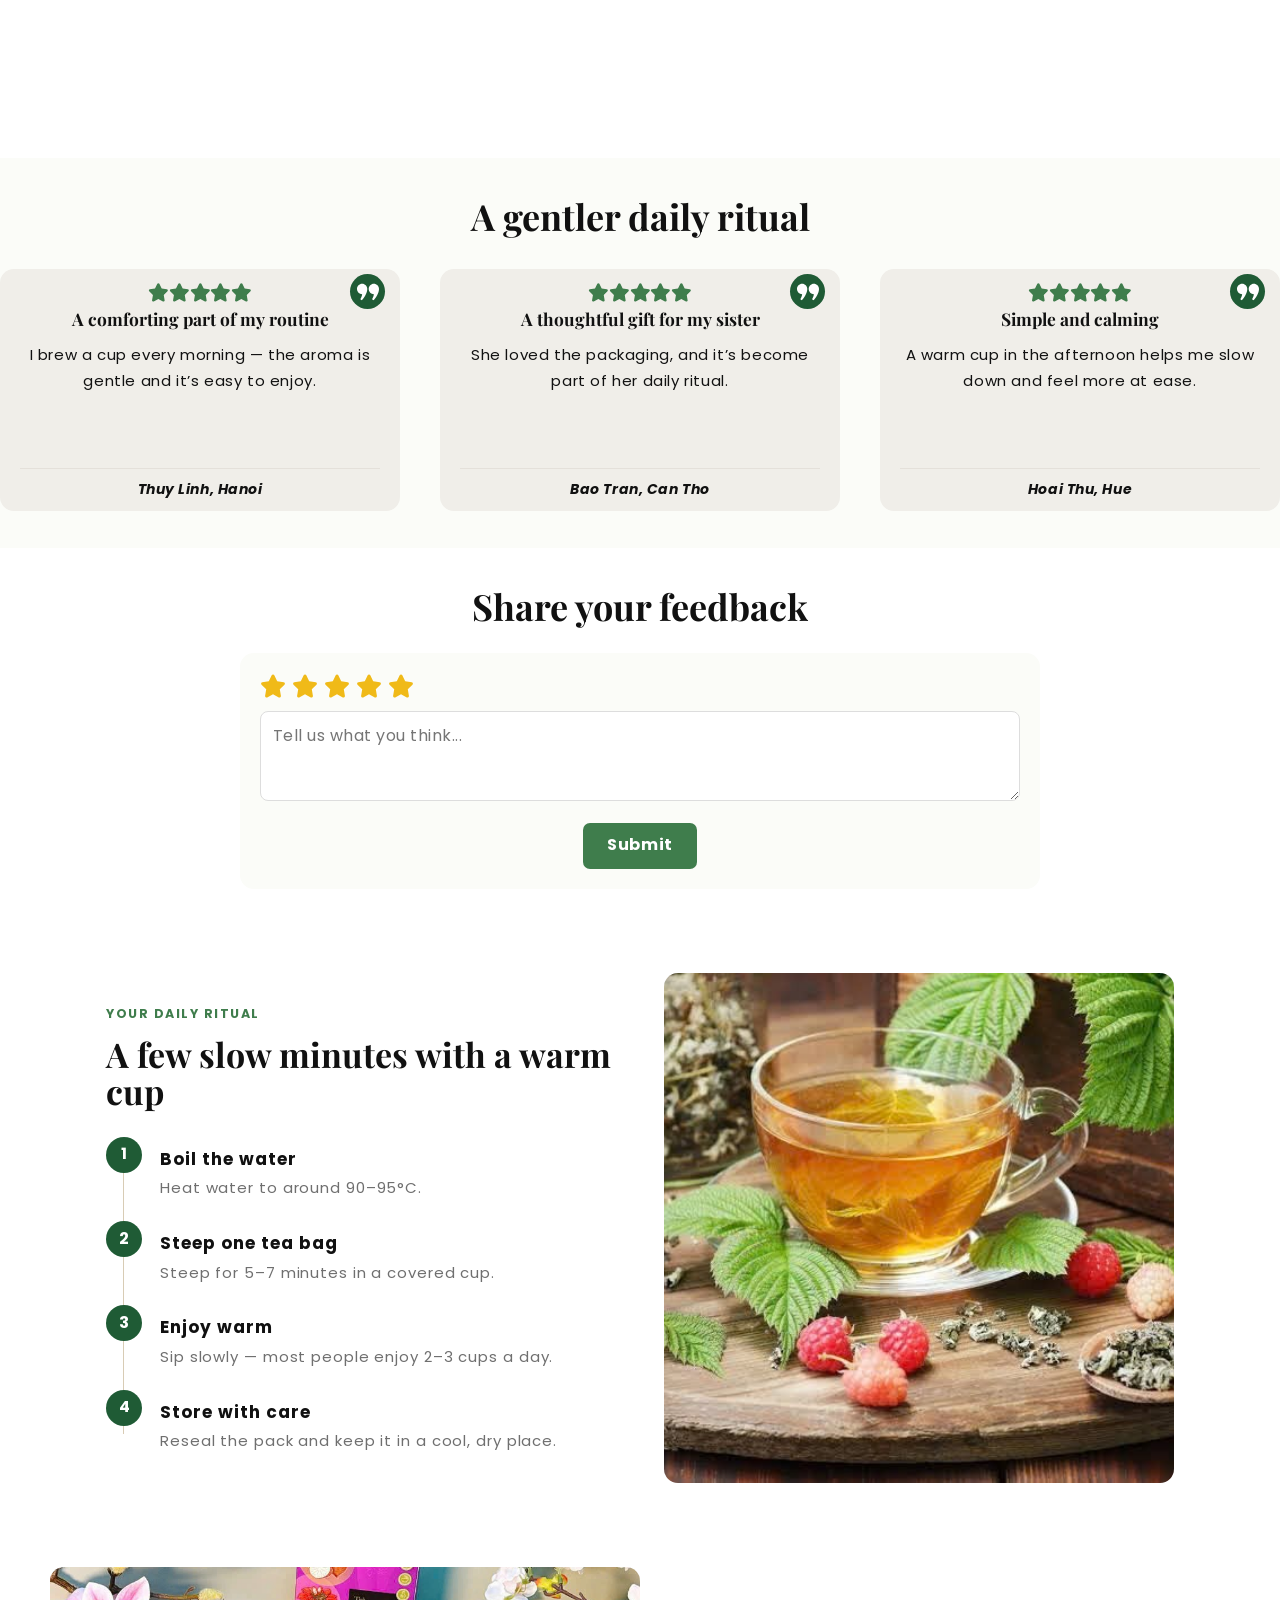
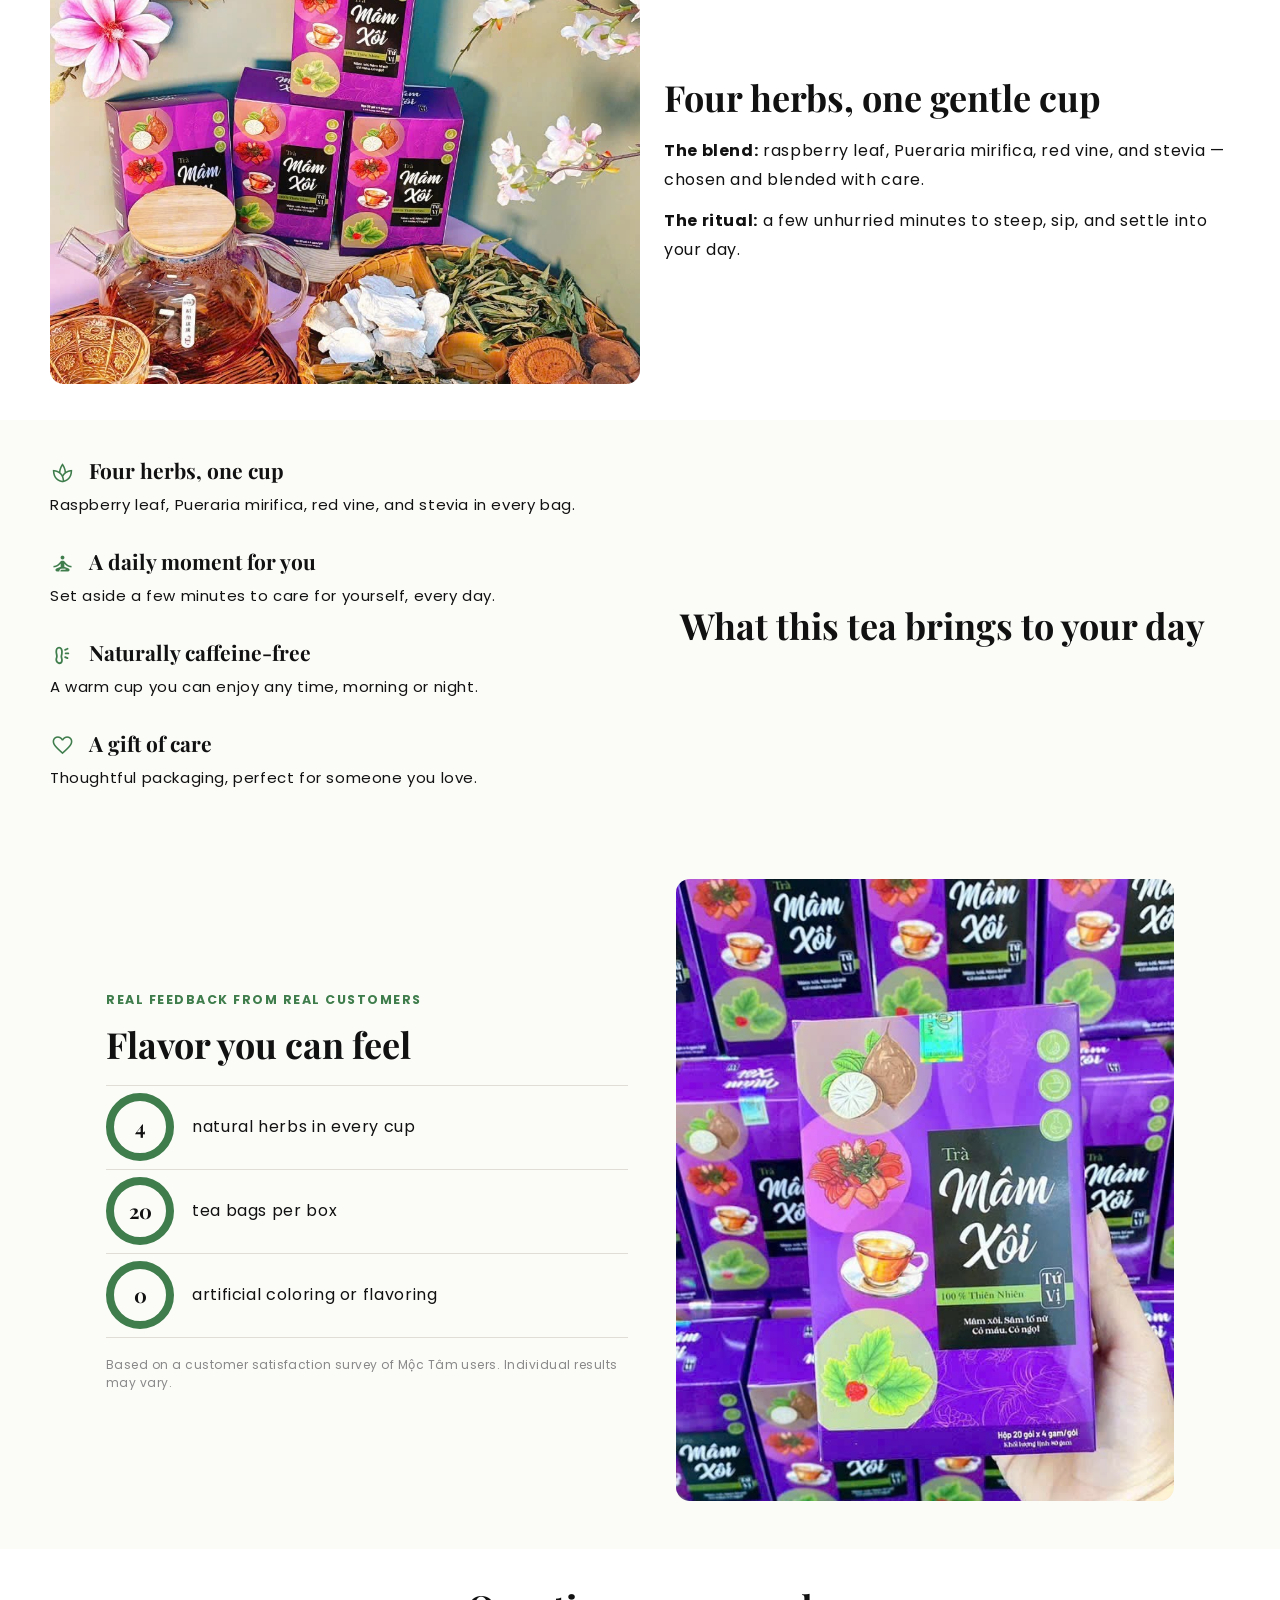
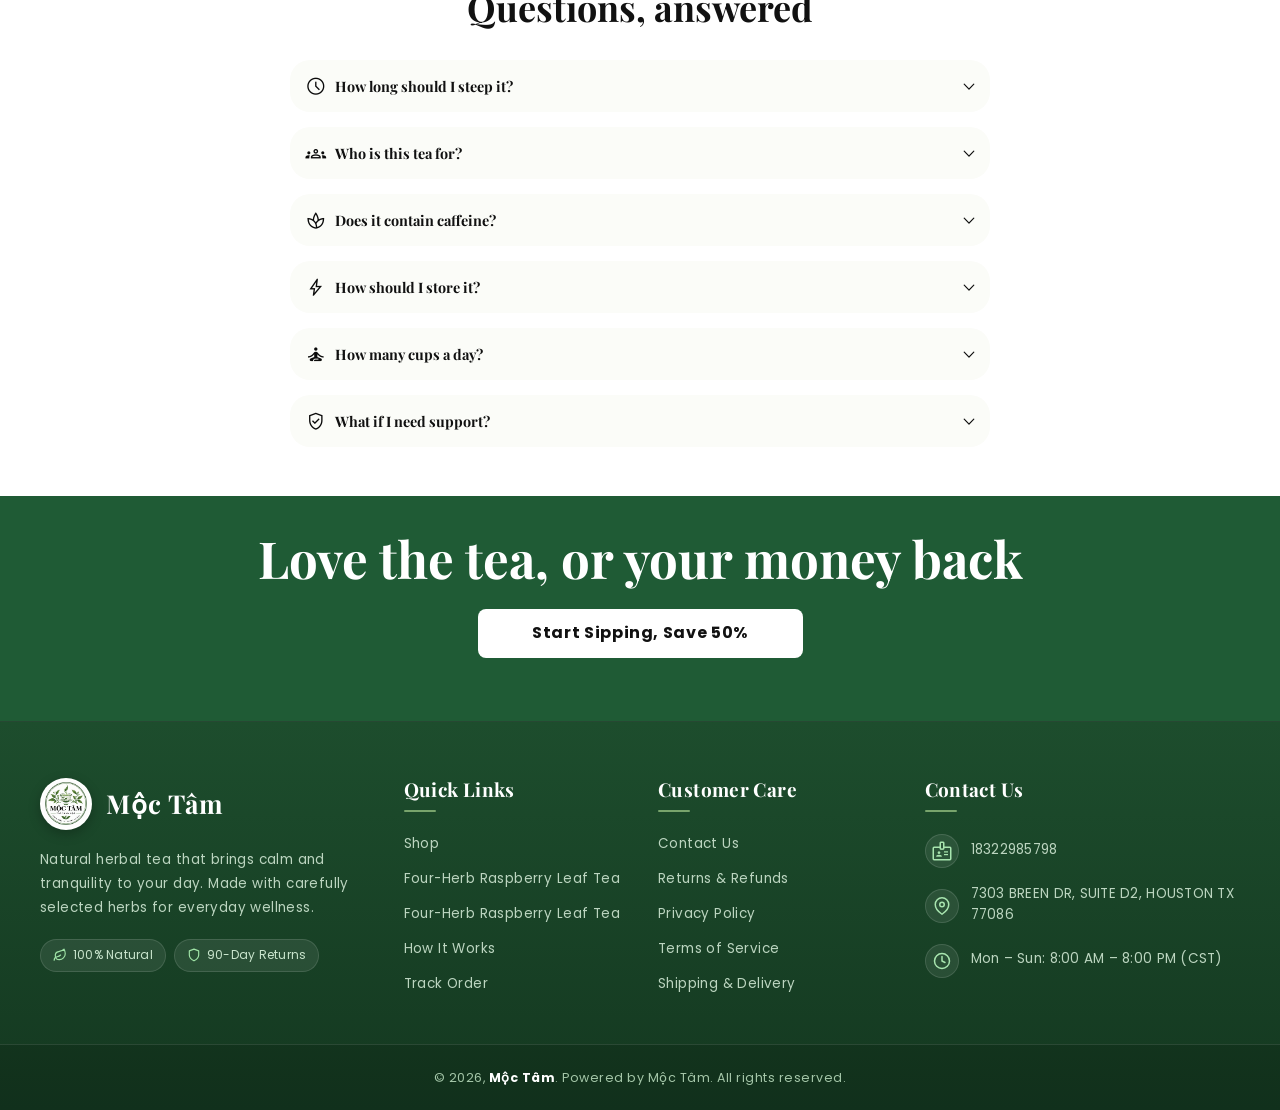
<file: tra-mam-xoi.html>
<!doctype html>
<html lang="en">
  <head>
    <meta charset="utf-8">
    <meta name="viewport" content="width=device-width, initial-scale=1">
    <title>Four-Herb Raspberry Leaf Tea</title>
    <link rel="stylesheet" href="assets/css/style.css">
  </head>
  <body>
    <a class="skip-link" href="#product">Skip to content</a>

    <div class="announcement has-delivery" aria-label="Store announcements">
      <div class="announcement-track">
        <p><span class="announcement-icon material-icon material-symbols-outlined" aria-hidden="true">redeem</span>SAVE 50% TODAY</p>
        <p><span class="announcement-icon material-icon material-symbols-outlined" aria-hidden="true">verified_user</span>90-DAY MONEY-BACK GUARANTEE</p>
        <p><span class="announcement-icon material-icon material-symbols-outlined" aria-hidden="true">local_shipping</span>FREE SHIPPING</p>
        <p><span class="announcement-icon material-icon material-symbols-outlined" aria-hidden="true">schedule</span>DELIVERY IN 3–8 DAYS</p>
      </div>
    </div>

    <header class="site-header">
      <div class="header-inner">
        <button class="icon-button menu-toggle" type="button" aria-label="Menu" aria-expanded="false"></button>
        <nav class="desktop-nav" aria-label="Primary navigation">
          <a data-nav="shop" href="./index.html">Shop</a>
          <a data-nav="how" href="./how-it-works.html">How It Works</a>
          <a data-nav="track" href="./track-order.html">Track Order</a>
          <a data-nav="contact" href="./contact.html">Contact</a>
        </nav>
        <a class="brand" href="./index.html" aria-label="Mộc Tâm">
          <img src="assets/images/moc-tam-logo.png" alt="Mộc Tâm">
        </a>
        <div class="header-tools">
          <button class="icon-button search-toggle" type="button" aria-label="Search"></button>
          <a class="login-link" href="#footer">Log in</a>
          <button class="icon-button cart-toggle" type="button" aria-label="Cart 2 items">
            <span class="cart-count">2</span>
          </button>
        </div>
      </div>
      <div class="search-panel" aria-hidden="true">
        <label for="search-input">Search</label>
        <input id="search-input" type="search" placeholder="Search">
        <button class="search-close icon-button" type="button" aria-label="Close search"></button>
      </div>
    </header>

    <div class="menu-backdrop" hidden></div>
    <aside class="mobile-menu" aria-label="Menu" aria-hidden="true">
      <div class="mobile-menu-head">
        <h2>Menu</h2>
        <button class="mobile-menu-close icon-button" type="button" aria-label="Close"></button>
      </div>
      <nav aria-label="Mobile navigation">
        <a data-nav="shop" href="./index.html">Shop</a>
        <a data-nav="how" href="./how-it-works.html">How It Works</a>
        <a data-nav="track" href="./track-order.html">Track Order</a>
        <a data-nav="contact" href="./contact.html">Contact</a>
      </nav>
      <a class="mobile-login" href="#footer"><span class="login-icon"></span><strong>Log in</strong></a>
    </aside>

    <main>
      <section class="hero" id="product">
        <div class="hero-grid">
          <div class="gallery-column">
            <div class="gallery-stage" aria-label="Gallery Viewer">
              <div class="gallery-track"></div>
              <button class="gallery-arrow gallery-prev" type="button" aria-label="Slide left"></button>
              <button class="gallery-arrow gallery-next" type="button" aria-label="Slide right"></button>
              <div class="gallery-dots" aria-label="Select gallery image"></div>
            </div>
            <div class="thumbnail-row">
              <button class="gallery-arrow thumbnail-prev" type="button" aria-label="Slide left"></button>
              <div class="thumbnail-viewport"><div class="thumbnail-track"></div></div>
              <button class="gallery-arrow thumbnail-next" type="button" aria-label="Slide right"></button>
            </div>
          </div>

          <div class="product-info">
            <h1>Four-Herb Raspberry Leaf Tea</h1>
            <div class="rating" aria-label="4.8 out of 5 stars, 2,143 reviews">
              <span class="stars" aria-hidden="true"></span><span>4.8&nbsp; (2,143 reviews)</span>
            </div>
            <div class="feature-grid" id="feature-grid"></div>
            <div id="offer-section"></div>
            <div class="product-actions">
              <button class="add-to-cart" type="button">ADD TO CART</button>
              <div class="viewing"><span class="live-dot"></span><em>1 people are viewing this product</em></div>
              <div class="delivery-line" id="delivery-line"></div>
              <div class="stock-alert">
                <p class="stock-heading"><span class="update-icon"></span><strong>UPDATE:</strong></p>
                <p><strong>We're currently going viral on social media</strong> and have very limited stock remaining!</p>
                <p><strong>Get yours now</strong> before we sell out again!</p>
              </div>
              <div class="mini-reviews" id="mini-reviews"></div>
              <div class="product-accordions" id="product-accordions"></div>
            </div>
          </div>
        </div>
      </section>

      <section class="stories-section reveal-section" id="stories">
        <div class="section-inner">
          <h2>A gentler daily ritual</h2>
          <div class="stories-viewport"><div class="story-grid" id="story-grid"></div></div>
          <div class="story-dots" id="story-dots" aria-label="Select a story"></div>
        </div>
      </section>

      <section class="feedback-section reveal-section" id="feedback">
        <div class="section-inner">
          <h2>Share your feedback</h2>
          <form class="feedback-form" id="feedback-form">
            <div class="feedback-stars" id="feedback-stars" role="radiogroup" aria-label="Rating"></div>
            <textarea id="feedback-text" placeholder="Tell us what you think..." required></textarea>
            <button type="submit">Submit</button>
          </form>
        </div>
      </section>

      <section class="ritual-section reveal-section" id="ritual">
        <div class="ritual-grid">
          <img class="ritual-image" src="assets/images/tra-mam-xoi-4.jpg" alt="Four-Herb Raspberry Leaf Tea">
          <div class="ritual-copy">
            <p class="eyebrow">YOUR DAILY RITUAL</p>
            <h2>A few slow minutes with a warm cup</h2>
            <div class="steps" id="steps"></div>
          </div>
        </div>
      </section>

      <section class="compare-section reveal-section" id="compare">
        <div class="compare-grid">
          <img src="assets/images/tra-mam-xoi-1.jpg" alt="Four-Herb Raspberry Leaf Tea">
          <div class="compare-copy">
            <h2>Four herbs, one gentle cup</h2>
            <p><strong>The blend:</strong> raspberry leaf, Pueraria mirifica, red vine, and stevia — chosen and blended with care.</p>
            <p><strong>The ritual:</strong> a few unhurried minutes to steep, sip, and settle into your day.</p>
          </div>
        </div>
      </section>

      <section class="benefits-section reveal-section" id="benefits">
        <div class="benefits-grid">
          <div class="benefit-list" id="benefit-list"></div>
          <h2>What this tea brings to your day</h2>
        </div>
      </section>

      <section class="results-section reveal-section" id="results">
        <div class="results-grid">
          <div class="results-copy">
            <p class="eyebrow">REAL FEEDBACK FROM REAL CUSTOMERS</p>
            <h2>Flavor you can feel</h2>
            <div class="stats" id="stats"></div>
            <p class="disclaimer">Based on a customer satisfaction survey of Mộc Tâm users. Individual results may vary.</p>
          </div>
          <img src="assets/images/tra-mam-xoi-3.jpg" alt="Four-Herb Raspberry Leaf Tea box">
        </div>
      </section>

      <section class="faq-section reveal-section" id="faq">
        <div class="faq-inner">
          <h2>Questions, answered</h2>
          <div id="faq-list"></div>
        </div>
      </section>

      <section class="final-cta reveal-section">
        <h2>Love the tea, or your money back</h2>
        <a href="#product">Start Sipping, Save 50%</a>
      </section>
    </main>

    <footer id="footer" class="site-footer">
      <div class="footer-container">
        <div class="footer-grid">
          <!-- Column 1: Brand & Story -->
          <div class="footer-col footer-col-brand">
            <a class="footer-brand" href="./index.html" aria-label="Mộc Tâm">
              <img src="assets/images/moc-tam-logo.png" alt="Mộc Tâm" class="footer-logo">
              <span class="footer-brand-title">Mộc Tâm</span>
            </a>
            <p class="footer-desc">
              Natural herbal tea that brings calm and tranquility to your day. Made with carefully selected herbs for everyday wellness.
            </p>
            <div class="footer-badges">
              <span class="footer-badge">
                <svg width="14" height="14" viewBox="0 0 24 24" fill="none" stroke="currentColor" stroke-width="2" stroke-linecap="round" stroke-linejoin="round" aria-hidden="true"><path d="M11 20A7 7 0 0 1 9.8 6.1C15.5 5 17 4.48 19 2c1 2 2 4.18 2 8 0 5.5-4.78 10-10 10Z"></path><path d="M2 21c0-3 1.85-5.36 5.08-6C9.5 14.52 12 13 13 12"></path></svg>
                100% Natural
              </span>
              <span class="footer-badge">
                <svg width="14" height="14" viewBox="0 0 24 24" fill="none" stroke="currentColor" stroke-width="2" stroke-linecap="round" stroke-linejoin="round" aria-hidden="true"><path d="M12 22s8-4 8-10V5l-8-3-8 3v7c0 6 8 10 8 10z"></path></svg>
                90-Day Returns
              </span>
            </div>
          </div>

          <!-- Column 2: Quick Links -->
          <div class="footer-col">
            <h3 class="footer-heading">Quick Links</h3>
            <ul class="footer-links">
              <li><a href="./index.html">Shop</a></li>
              <li><a href="./moc-tam-herbal-tea.html">Four-Herb Raspberry Leaf Tea</a></li>
              <li><a href="./tra-mam-xoi.html">Four-Herb Raspberry Leaf Tea</a></li>
              <li><a href="./how-it-works.html">How It Works</a></li>
              <li><a href="./track-order.html">Track Order</a></li>
            </ul>
          </div>

          <!-- Column 3: Customer Care & Policies -->
          <div class="footer-col">
            <h3 class="footer-heading">Customer Care</h3>
            <ul class="footer-links">
              <li><a href="./contact.html">Contact Us</a></li>
              <li><a href="./how-it-works.html#guarantee">Returns &amp; Refunds</a></li>
              <li><a href="./contact.html">Privacy Policy</a></li>
              <li><a href="./contact.html">Terms of Service</a></li>
              <li><a href="./how-it-works.html">Shipping &amp; Delivery</a></li>
            </ul>
          </div>

          <!-- Column 4: Contact Information -->
          <div class="footer-col footer-col-contact">
            <h3 class="footer-heading">Contact Us</h3>
            <div class="footer-contact-items">
              <div class="footer-contact-item">
                <span class="contact-icon" aria-hidden="true">
                  <span class="material-icon material-symbols-outlined">badge</span>
                </span>
                <div class="contact-text">
                  <p aria-label="Tax identification number">18322985798</p>
                </div>
              </div>
              <div class="footer-contact-item">
                <span class="contact-icon" aria-hidden="true">
                  <svg width="18" height="18" viewBox="0 0 24 24" fill="none" stroke="currentColor" stroke-width="2" stroke-linecap="round" stroke-linejoin="round"><path d="M21 10c0 7-9 13-9 13s-9-6-9-13a9 9 0 0 1 18 0z"></path><circle cx="12" cy="10" r="3"></circle></svg>
                </span>
                <div class="contact-text">
                  <p aria-label="Business address">7303 BREEN DR, SUITE D2, HOUSTON TX 77086</p>
                </div>
              </div>
              <div class="footer-contact-item">
                <span class="contact-icon" aria-hidden="true">
                  <svg width="18" height="18" viewBox="0 0 24 24" fill="none" stroke="currentColor" stroke-width="2" stroke-linecap="round" stroke-linejoin="round"><circle cx="12" cy="12" r="10"></circle><polyline points="12 6 12 12 16 14"></polyline></svg>
                </span>
                <div class="contact-text">
                  <p aria-label="Opening hours">Mon – Sun: 8:00 AM – 8:00 PM (CST)</p>
                </div>
              </div>
            </div>
          </div>
        </div>
      </div>

      <!-- Bottom Bar -->
      <div class="footer-bottom">
        <div class="footer-container">
          <div class="footer-bottom-inner">
            <p class="footer-copyright">© 2026, <a href="./index.html">Mộc Tâm</a>. Powered by Mộc Tâm. All rights reserved.</p>
          </div>
        </div>
      </div>
    </footer>

    <div class="cart-backdrop" hidden></div>
    <aside class="cart-drawer" id="cart-drawer" role="dialog" aria-label="Your cart" aria-hidden="true">
      <div class="cart-head"><h2>Cart • <span class="cart-item-count">2 items</span></h2><button class="cart-close icon-button" type="button" aria-label="Close"></button></div>
      <div class="cart-reserved">Cart reserved for <strong>04:57</strong></div>
      <div class="cart-items" id="cart-items"></div>
      <div class="cart-summary"><p><strong>Savings</strong><strong class="cart-savings">-$14.00</strong></p><p><strong>Subtotal</strong><strong class="cart-subtotal">$25.98</strong></p><button type="button">Check out</button><div class="cart-payments"><span class="payment amex"></span><span class="payment apple"></span><span class="payment discover"></span><span class="payment gpay"></span><span class="payment mastercard"></span><span class="payment shop"></span><span class="payment visa"></span></div></div>
    </aside>

    <script src="assets/js/icons.js"></script>
    <script src="assets/js/main-mam-xoi.js"></script>
  </body>
</html>
</file>
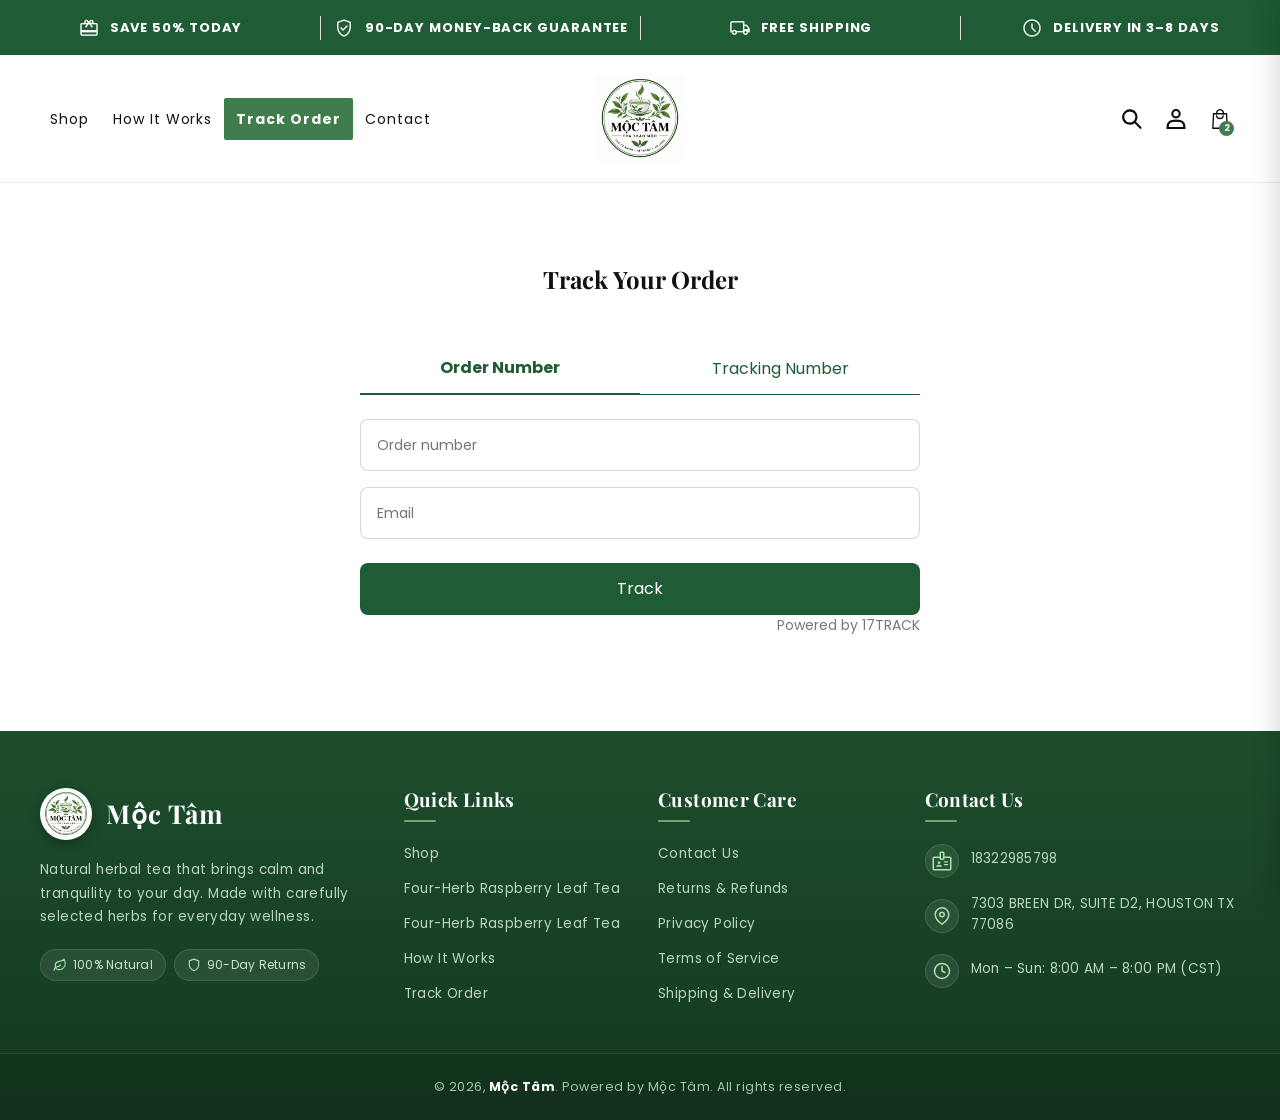
<file: track-order.html>
<!doctype html>
<html lang="en">
  <head>
    <meta charset="utf-8">
    <meta name="viewport" content="width=device-width, initial-scale=1">
    <title>Track Order – Mộc Tâm</title>
    <link rel="stylesheet" href="assets/css/style.css">
  </head>
  <body class="page-body" data-page="track">
    <a class="skip-link" href="#main-content">Skip to content</a>
    <div class="announcement has-delivery" aria-label="Store announcements"><div class="announcement-track"><p><span class="announcement-icon material-icon material-symbols-outlined" aria-hidden="true">redeem</span>SAVE 50% TODAY</p><p><span class="announcement-icon material-icon material-symbols-outlined" aria-hidden="true">verified_user</span>90-DAY MONEY-BACK GUARANTEE</p><p><span class="announcement-icon material-icon material-symbols-outlined" aria-hidden="true">local_shipping</span>FREE SHIPPING</p><p><span class="announcement-icon material-icon material-symbols-outlined" aria-hidden="true">schedule</span>DELIVERY IN 3–8 DAYS</p></div></div>
    <header class="site-header"><div class="header-inner"><button class="icon-button menu-toggle" type="button" aria-label="Menu" aria-expanded="false"></button><nav class="desktop-nav" aria-label="Primary navigation"><a data-nav="shop" href="./index.html">Shop</a><a data-nav="how" href="./how-it-works.html">How It Works</a><a data-nav="track" href="./track-order.html">Track Order</a><a data-nav="contact" href="./contact.html">Contact</a></nav><a class="brand" href="./index.html" aria-label="Mộc Tâm"><img src="assets/images/moc-tam-logo.png" alt="Mộc Tâm"></a><div class="header-tools"><button class="icon-button search-toggle" type="button" aria-label="Search"></button><a class="login-link" href="#footer">Log in</a><button class="icon-button cart-toggle" type="button" aria-label="Cart 2 items"><span class="cart-count">2</span></button></div></div><div class="search-panel" aria-hidden="true"><label for="search-input">Search</label><input id="search-input" type="search" placeholder="Search"><button class="search-close icon-button" type="button" aria-label="Close search"></button></div></header>
    <div class="menu-backdrop" hidden></div><aside class="mobile-menu" aria-label="Menu" aria-hidden="true"><div class="mobile-menu-head"><h2>Menu</h2><button class="mobile-menu-close icon-button" type="button" aria-label="Close"></button></div><nav aria-label="Mobile navigation"><a data-nav="shop" href="./index.html">Shop</a><a data-nav="how" href="./how-it-works.html">How It Works</a><a data-nav="track" href="./track-order.html">Track Order</a><a data-nav="contact" href="./contact.html">Contact</a></nav><a class="mobile-login" href="#footer"><span class="login-icon"></span><strong>Log in</strong></a></aside>

    <main id="main-content" class="destination-main"><section class="track-section"><div class="track-app"><h1>Track Your Order</h1><div class="track-tabs" role="tablist"><button type="button" class="track-tab active" data-track-tab="order" role="tab" aria-selected="true">Order Number</button><button type="button" class="track-tab" data-track-tab="number" role="tab" aria-selected="false">Tracking Number</button></div><form id="order-form" class="track-form" data-track-form="order" data-local-form data-success=""><div class="track-field"><input type="text" placeholder="Order number" aria-label="Order number" data-required data-error="Please enter your order number."></div><div class="track-field"><input type="text" placeholder="Email" aria-label="Email" data-required data-error="Please enter your email."></div><button class="track-submit" type="submit">Track</button><p class="powered">Powered by <a href="#tracking-form">17TRACK</a></p></form><form id="tracking-form" class="track-form" data-track-form="number" data-local-form hidden><div class="track-field"><input type="text" placeholder="Tracking number" aria-label="Tracking number" data-required data-error="Please enter your tracking number."></div><button class="track-submit" type="submit">Track</button><p class="powered">Powered by <a href="#tracking-form">17TRACK</a></p></form></div></section></main>
    <footer id="footer" class="site-footer">
      <div class="footer-container">
        <div class="footer-grid">
          <!-- Column 1: Brand & Story -->
          <div class="footer-col footer-col-brand">
            <a class="footer-brand" href="./index.html" aria-label="Mộc Tâm">
              <img src="assets/images/moc-tam-logo.png" alt="Mộc Tâm" class="footer-logo">
              <span class="footer-brand-title">Mộc Tâm</span>
            </a>
            <p class="footer-desc">
              Natural herbal tea that brings calm and tranquility to your day. Made with carefully selected herbs for everyday wellness.
            </p>
            <div class="footer-badges">
              <span class="footer-badge">
                <svg width="14" height="14" viewBox="0 0 24 24" fill="none" stroke="currentColor" stroke-width="2" stroke-linecap="round" stroke-linejoin="round" aria-hidden="true"><path d="M11 20A7 7 0 0 1 9.8 6.1C15.5 5 17 4.48 19 2c1 2 2 4.18 2 8 0 5.5-4.78 10-10 10Z"></path><path d="M2 21c0-3 1.85-5.36 5.08-6C9.5 14.52 12 13 13 12"></path></svg>
                100% Natural
              </span>
              <span class="footer-badge">
                <svg width="14" height="14" viewBox="0 0 24 24" fill="none" stroke="currentColor" stroke-width="2" stroke-linecap="round" stroke-linejoin="round" aria-hidden="true"><path d="M12 22s8-4 8-10V5l-8-3-8 3v7c0 6 8 10 8 10z"></path></svg>
                90-Day Returns
              </span>
            </div>
          </div>

          <!-- Column 2: Quick Links -->
          <div class="footer-col">
            <h3 class="footer-heading">Quick Links</h3>
            <ul class="footer-links">
              <li><a href="./index.html">Shop</a></li>
              <li><a href="./moc-tam-herbal-tea.html">Four-Herb Raspberry Leaf Tea</a></li>
              <li><a href="./tra-mam-xoi.html">Four-Herb Raspberry Leaf Tea</a></li>
              <li><a href="./how-it-works.html">How It Works</a></li>
              <li><a href="./track-order.html">Track Order</a></li>
            </ul>
          </div>

          <!-- Column 3: Customer Care & Policies -->
          <div class="footer-col">
            <h3 class="footer-heading">Customer Care</h3>
            <ul class="footer-links">
              <li><a href="./contact.html">Contact Us</a></li>
              <li><a href="./how-it-works.html#guarantee">Returns &amp; Refunds</a></li>
              <li><a href="./contact.html">Privacy Policy</a></li>
              <li><a href="./contact.html">Terms of Service</a></li>
              <li><a href="./how-it-works.html">Shipping &amp; Delivery</a></li>
            </ul>
          </div>

          <!-- Column 4: Contact Information -->
          <div class="footer-col footer-col-contact">
            <h3 class="footer-heading">Contact Us</h3>
            <div class="footer-contact-items">
              <div class="footer-contact-item">
                <span class="contact-icon" aria-hidden="true">
                  <span class="material-icon material-symbols-outlined">badge</span>
                </span>
                <div class="contact-text">
                  <p aria-label="Tax identification number">18322985798</p>
                </div>
              </div>
              <div class="footer-contact-item">
                <span class="contact-icon" aria-hidden="true">
                  <svg width="18" height="18" viewBox="0 0 24 24" fill="none" stroke="currentColor" stroke-width="2" stroke-linecap="round" stroke-linejoin="round"><path d="M21 10c0 7-9 13-9 13s-9-6-9-13a9 9 0 0 1 18 0z"></path><circle cx="12" cy="10" r="3"></circle></svg>
                </span>
                <div class="contact-text">
                  <p aria-label="Business address">7303 BREEN DR, SUITE D2, HOUSTON TX 77086</p>
                </div>
              </div>
              <div class="footer-contact-item">
                <span class="contact-icon" aria-hidden="true">
                  <svg width="18" height="18" viewBox="0 0 24 24" fill="none" stroke="currentColor" stroke-width="2" stroke-linecap="round" stroke-linejoin="round"><circle cx="12" cy="12" r="10"></circle><polyline points="12 6 12 12 16 14"></polyline></svg>
                </span>
                <div class="contact-text">
                  <p aria-label="Opening hours">Mon – Sun: 8:00 AM – 8:00 PM (CST)</p>
                </div>
              </div>
            </div>
          </div>
        </div>
      </div>

      <!-- Bottom Bar -->
      <div class="footer-bottom">
        <div class="footer-container">
          <div class="footer-bottom-inner">
            <p class="footer-copyright">© 2026, <a href="./index.html">Mộc Tâm</a>. Powered by Mộc Tâm. All rights reserved.</p>
          </div>
        </div>
      </div>
    </footer>
    <div class="cart-backdrop" hidden></div><aside class="cart-drawer" role="dialog" aria-label="Your cart" aria-hidden="true"><div class="cart-head"><h2>Cart · <span>2 items</span></h2><button class="cart-close icon-button" type="button" aria-label="Close"></button></div><div class="cart-reserved">Cart reserved for <strong>04:57</strong></div><div class="cart-items"><div class="cart-item"><img src="assets/images/tra-moc-tam-hero.png" alt=""><div class="cart-item-copy"><h3>Four-Herb Raspberry Leaf Tea</h3><div class="cart-item-prices"><del>$19.99</del><strong>$13.99</strong></div></div></div><div class="cart-item"><img src="assets/images/tra-mam-xoi-1.jpg" alt=""><div class="cart-item-copy"><h3>Four-Herb Raspberry Leaf Tea</h3><div class="cart-item-prices"><del>$19.99</del><strong>$14.99</strong></div></div></div></div><div class="cart-summary"><p><strong>Savings</strong><strong>-$11.00</strong></p><p><strong>Subtotal</strong><strong>$28.98</strong></p><button type="button">Check out</button></div></aside>
    <script src="assets/js/icons.js"></script>
    <script src="assets/js/page.js"></script>
  </body>
</html>
</file>
<file: assets/css/style.css>
@font-face{font-family:Poppins;src:url('../fonts/poppins-regular.woff2') format('woff2');font-weight:400;font-style:normal;font-display:swap}
@font-face{font-family:Poppins;src:url('../fonts/poppins-bold.woff2') format('woff2');font-weight:700;font-style:normal;font-display:swap}
@font-face{font-family:Poppins;src:url('../fonts/poppins-italic.woff2') format('woff2');font-weight:400;font-style:italic;font-display:swap}
@font-face{font-family:Poppins;src:url('../fonts/poppins-bold-italic.woff2') format('woff2');font-weight:700;font-style:italic;font-display:swap}
@font-face{font-family:'Playfair Display';src:url('../fonts/playfair-bold.woff2') format('woff2');font-weight:700;font-style:normal;font-display:swap}
:root{--black:#1f5b35;--gold:#3f7d4c;--gold-line:#78a46c;--ink:#111;--muted:#5d655e;--cream:#fbfcf8;--soft:#f1f5ee;--pink:#edf5ea;--content:1300px}
*{box-sizing:border-box}
html{scroll-behavior:smooth}
body{margin:0;background:#fff;color:var(--ink);font:16px/1.8 Poppins,sans-serif;letter-spacing:.06em;overflow-x:hidden;-webkit-font-smoothing:antialiased}
body.drawer-open{overflow:hidden}
a{color:inherit;text-decoration:none}
button,input{font:inherit}
button{cursor:pointer}
.skip-link{position:absolute;left:-999px;top:0;padding:12px;background:#fff;z-index:100}
.skip-link:focus{left:0}
h1,h2,h3,p{margin:0}
h1,h2,h3{font-family:'Playfair Display',serif;letter-spacing:0;line-height:1.25}
h2{font-size:36px}
.announcement{height:55px;background:var(--black);color:#fff;overflow:hidden}
.announcement-track{height:100%;display:flex;align-items:center;justify-content:center}
.announcement p{height:24px;display:flex;align-items:center;justify-content:center;gap:10px;width:31%;font-size:13px;line-height:17px;font-weight:700;letter-spacing:.07em;white-space:nowrap}
@media (min-width:990px){.announcement.has-delivery p{width:25%}}
.announcement p+p{border-left:1px solid #ddd}
.announcement-icon{font-size:20px;line-height:1;font-weight:400}
.site-header{height:128px;background:#fff;border-bottom:1px solid #ededed;position:relative;z-index:20}
.header-inner{height:128px;max-width:1400px;margin:0 auto;padding:20px 50px;display:grid;grid-template-columns:1fr auto 1fr;align-items:center;gap:20px}
.desktop-nav{display:flex;align-items:center;margin-left:-12px}
.desktop-nav a{padding:12px;font-size:14px;line-height:18px;white-space:nowrap}
.desktop-nav a.active{background:var(--gold);color:#fff;border-radius:2px;font-weight:700}
.brand{width:120px;height:53px;display:flex;flex-direction:column;align-items:center;justify-content:center;color:var(--gold);line-height:1;letter-spacing:.34em;font-size:12px;white-space:nowrap}.brand img{display:block;width:100%;height:100%;object-fit:contain}
.brand-mark{font-family:'Playfair Display',serif;font-size:36px;letter-spacing:-.16em;line-height:.9;margin-left:-5px;margin-bottom:7px}
.header-tools{display:flex;align-items:center;justify-content:flex-end;gap:0}
.icon-button,.login-link{border:0;background:transparent;width:44px;height:44px;min-width:44px;padding:0;margin:0;position:relative;display:flex;align-items:center;justify-content:center;color:var(--black);box-sizing:border-box}
.login-link{font-size:0;line-height:0}
.cart-count{position:absolute;right:8px;bottom:5px;width:15px;height:15px;border-radius:50%;background:var(--gold);color:#fff;font-size:9px;line-height:15px;display:flex;align-items:center;justify-content:center;font-weight:700;letter-spacing:0;pointer-events:none}
.menu-toggle{display:none}
.search-panel{position:absolute;right:50px;top:100%;width:360px;padding:14px;background:#fff;border:1px solid #eee;box-shadow:0 8px 20px rgba(0,0,0,.12);display:none;align-items:center;gap:10px}
.search-panel.is-open{display:flex}
.search-panel label{position:absolute;left:-999px}
.search-panel input{width:100%;border:0;border-bottom:1px solid #aaa;padding:8px 40px 8px 0;outline:0;letter-spacing:.06em}
.search-close{position:absolute;right:4px;top:4px}
.mobile-menu,.menu-backdrop{display:none}.menu-backdrop[hidden],.cart-backdrop[hidden]{display:none}
.hero{background:#fff}
.hero-grid{max-width:1400px;margin:0 auto;padding:36px 50px;display:grid;grid-template-columns:65% 35%;align-items:start}
.gallery-column{min-width:0;position:relative}
.gallery-stage{max-width:730px;aspect-ratio:1;margin:0 auto;position:relative;overflow:hidden;border-radius:14px;touch-action:pan-y}
.gallery-track{height:100%;display:flex;transition:transform .3s ease}
.gallery-slide{min-width:100%;height:100%}
.gallery-slide img{display:block;width:100%;height:100%;object-fit:cover}
.gallery-arrow{border:0;background:transparent;width:44px;height:44px;position:relative;z-index:2}
.gallery-stage>.gallery-arrow{display:none}
.gallery-dots{display:none}
.thumbnail-row{height:141px;display:flex;align-items:center;justify-content:center;margin-top:10px;gap:4px;overflow:hidden}
.thumbnail-viewport{max-width:1200px;overflow:hidden}
.thumbnail-track{display:flex;gap:10px;justify-content:center}
.thumbnail{padding:0;border:1px solid transparent;border-radius:13px;overflow:hidden;background:#fff;min-width:141px;width:141px;height:141px}
.thumbnail.active{border-color:var(--black)}
.thumbnail img{width:100%;height:100%;object-fit:cover;display:block}
.product-info{padding-left:40px;min-width:0}
.product-info h1{font-size:36px;line-height:45px;max-width:415px}
.rating{height:33px;display:flex;align-items:center;gap:12px;margin-top:15px;font-size:16px;letter-spacing:.04em;white-space:nowrap}
.stars{color:#e7b51e;font-size:22px;letter-spacing:-.08em}
.feature-grid{display:grid;grid-template-columns:1fr 1fr;gap:24px 20px;margin:18px 0 8px}
.feature{display:flex;flex-direction:column;gap:9px;min-height:87px}
.feature-icon{width:30px;height:30px;color:var(--gold);font-size:27px;line-height:30px}
.feature-title{font-size:14.5px;line-height:16.7px;font-weight:700;letter-spacing:.04em}
.feature-desc{color:#6f6f6f;font-size:12px;line-height:15.6px;letter-spacing:.04em}
.offer-title{height:29px;display:flex;align-items:center;gap:10px;justify-content:center;font-size:16px;line-height:29px;font-weight:700;letter-spacing:.04em;margin-bottom:10px}
.offer-title:before,.offer-title:after{content:'';height:2px;background:#e3dbc9;flex:1}
.offer-card{width:100%;border:0;background:transparent;padding:5px 0;display:block;text-align:left;position:relative}
.offer-box{border-radius:12px;box-shadow:inset 0 0 0 2px var(--gold-line);background:#fff;min-height:75px;padding:12px 20px;display:flex;align-items:center;gap:18px;position:relative}
.offer-card.selected .offer-box{box-shadow:inset 0 0 0 2px var(--gold-line)}
.offer-radio{width:20px;height:20px;flex:0 0 20px;border-radius:50%;border:1px solid var(--gold-line);background:#fff;display:grid;place-items:center}
.offer-card.selected .offer-radio:after{content:'';width:10px;height:10px;border-radius:50%;background:var(--gold-line)}
.offer-content{flex:1;min-width:0}
.offer-line{display:flex;align-items:center;gap:8px;white-space:nowrap}
.offer-name{font-size:16px;line-height:25px;font-style:italic}
.offer-shipping{padding:0 4px;background:rgba(183,129,29,.17);border-radius:6px;color:#777;font-size:12px;line-height:25px;font-style:italic;white-space:nowrap}
.offer-save{color:#777;font-size:14px;line-height:19px;font-style:italic}
.offer-prices{text-align:right;display:flex;flex-direction:column;align-items:flex-end;line-height:25px;font-size:16px;font-style:italic;white-space:nowrap}
.offer-prices del{color:#777;font-size:13px}
.popular{position:absolute;right:24px;top:-2px;padding:2px 11px;background:var(--gold);color:#fff;font-size:11px;line-height:20px;font-style:italic;letter-spacing:0}
.product-actions{margin-top:24px}
.add-to-cart{display:flex;align-items:center;justify-content:center;width:100%;height:49px;border:0;border-radius:8px;background:var(--gold);color:#fff;font-weight:700;font-size:19px;line-height:23px;letter-spacing:.05em}
.add-to-cart:hover{background:#173f24}.add-to-cart:active{transform:translateY(1px)}
.viewing{height:69px;display:flex;align-items:center;justify-content:center;gap:10px;font-size:16px;letter-spacing:.04em}
.live-dot{width:10px;height:10px;border-radius:50%;background:#27a20e;box-shadow:0 0 0 4px rgba(39,162,14,.13)}
.payment-badges,.cart-payments{min-height:34px;display:flex;align-items:center;justify-content:center;gap:8px;flex-wrap:wrap;margin:15px 0}
.payment{display:inline-flex;align-items:center;justify-content:center;height:23px;min-width:34px;padding:0 4px;border-radius:3px;background:#eee;color:#111;font-size:8px;line-height:8px;letter-spacing:-.04em;font-weight:700}
.payment.amex{background:#0a82ca;color:#fff}.payment.apple{background:#fff;color:#000;border:1px solid #bbb;font-size:11px}.payment.discover{background:#fff;border:1px solid #ddd;font-size:7px;color:#777}.payment.gpay{background:#fff;border:1px solid #ddd;color:#678}.payment.mastercard{background:#111;color:#ed2d1a;font-size:11px;letter-spacing:-.15em}.payment.shop{background:#6948cf;color:#fff}.payment.visa{background:#1c49a4;color:#fff}
.guarantee-line{height:34px;display:flex;align-items:center;justify-content:center;gap:7px;color:#5a5a5a;font-size:13px;letter-spacing:.05em}
.delivery-line{display:flex;align-items:center;justify-content:center;gap:7px;color:#5a5a5a;font-size:13px;letter-spacing:.05em;margin-top:2px}
.delivery-icon{display:inline-flex;align-items:center;justify-content:center;color:var(--gold)}.delivery-icon>svg{width:16px;height:16px}
.stock-alert{border:1px solid #f1cfcd;border-radius:14px;background:var(--pink);padding:18px 20px;margin-top:2px;min-height:152px}
.stock-alert p{font-size:15px;line-height:24px;letter-spacing:.04em;margin-bottom:10px}.stock-alert p:last-child{margin-bottom:0}.stock-heading{display:flex;gap:8px;align-items:center}
.mini-reviews{margin:24px -15px;position:relative;touch-action:pan-y}
.mini-review{min-height:110px;padding:10px 15px;background:var(--cream);border-radius:14px;display:flex;align-items:center;gap:12px}
.mini-review img{width:50px;height:50px;border-radius:50%;object-fit:cover;flex:0 0 50px}.mini-review-copy{font-size:14px;line-height:19px;letter-spacing:.03em}.mini-review-copy strong{font-size:12px;color:#777;font-style:italic}.mini-review-dots{display:flex;justify-content:center;gap:8px;margin-top:8px}.mini-review-dots button,.story-dots button,.gallery-dots button{width:18px;height:18px;border:0;background:transparent;padding:6px;position:relative}.mini-review-dots button:after,.story-dots button:after,.gallery-dots button:after{content:'';display:block;width:6px;height:6px;border-radius:50%;background:#aaa}.mini-review-dots button.active:after,.story-dots button.active:after,.gallery-dots button.active:after{background:var(--black)}
.product-accordion{border-top:1px solid #e9e9e9;margin-top:0}
.product-accordion summary{list-style:none;display:flex;align-items:center;min-height:47px;padding:12.5px 0;cursor:pointer;position:relative;font-family:'Playfair Display',serif;font-size:14.4px;font-weight:700;letter-spacing:0}
.product-accordion summary::-webkit-details-marker{display:none}.accordion-icon{width:30px;color:#111;font-size:18px}.accordion-chevron{margin-left:auto;font-family:Poppins;font-size:18px;font-weight:400;transition:transform .2s}.product-accordion[open] .accordion-chevron{transform:rotate(180deg)}
.accordion-content{padding:0 10px 14px;font-size:15px;line-height:24px;letter-spacing:.04em}
.stories-section{background:var(--cream);padding:36px 0 27px}.section-inner{max-width:1300px;margin:0 auto}.stories-section h2{text-align:center;margin-bottom:30px}
.story-grid{display:grid;grid-template-columns:repeat(3,minmax(0,1fr));gap:39px 40px;align-items:stretch}.stories-viewport{overflow:visible;touch-action:pan-y}
.story-card{background:#f0eee9;border-radius:14px;overflow:hidden;display:flex;flex-direction:column;min-width:0}.story-image{width:100%;aspect-ratio:1;object-fit:cover;display:block}.story-info{padding:12.5px 20px;text-align:center;display:flex;flex-direction:column;flex:1;min-height:299px}.story-card.no-image .story-info{min-height:242px}.story-stars{color:var(--gold);font-size:23px;letter-spacing:-.1em;line-height:27px}.story-card h3{font-size:17.4px;line-height:24.7px;margin:5px 0 10px}.story-card p{font-size:15px;line-height:26px;letter-spacing:.04em}.story-author{margin-top:auto!important;padding-top:10px;border-top:1px solid #e4e0da;font-size:14px!important;line-height:20px!important;font-weight:700;font-style:italic}.story-quote{position:absolute;right:15px;top:calc(100% - 25px);width:48px;height:48px;border-radius:50%;background:var(--black);color:#fff;display:flex;align-items:center;justify-content:center;margin:0;padding:0;z-index:2}.story-card{position:relative}.story-dots{display:none}
.feedback-section{background:#fff;padding:36px 20px}.feedback-section .section-inner{max-width:800px}.feedback-section h2{text-align:center;margin-bottom:24px}
.feedback-form{background:var(--cream);border-radius:14px;padding:20px}
.feedback-stars{display:flex;gap:6px;margin-bottom:12px}
.feedback-stars button{border:0;background:transparent;padding:0;color:#ccc;cursor:pointer;line-height:0}
.feedback-stars button.active{color:#f0ba18}
.feedback-stars button svg{width:26px;height:26px;fill:currentColor;display:block}
.feedback-form textarea{width:100%;min-height:90px;margin-bottom:12px;resize:vertical;border:1px solid #ddd;border-radius:8px;padding:10px 12px;font:inherit;letter-spacing:.03em;background:#fff}
.feedback-form button[type=submit]{display:block;margin:0 auto;height:46px;padding:0 24px;border:0;border-radius:7px;background:var(--gold);color:#fff;font-weight:700;letter-spacing:.04em;cursor:pointer}
.ritual-section{background:#fff;padding:48px 16px}.ritual-grid{width:100%;max-width:1068px;margin:0 auto;display:grid;grid-template-columns:repeat(2,minmax(0,1fr));gap:48px;align-items:center}.ritual-image{grid-column:2;width:100%;aspect-ratio:1;object-fit:cover;border-radius:14px}.ritual-copy{grid-column:1;grid-row:1}.eyebrow{color:var(--gold);font-size:12.5px;line-height:22.5px;font-weight:700;letter-spacing:.12em;margin-bottom:10px}.ritual-copy h2,.compare-copy h2,.results-copy h2{margin-bottom:26px}.steps{position:relative;display:flex;flex-direction:column;gap:22px}.steps:before{content:'';position:absolute;left:17px;top:18px;bottom:18px;width:1px;background:#d8ccb5}.step{position:relative;display:grid;grid-template-columns:36px 1fr;column-gap:18px;margin-bottom:0;align-items:start}.step:last-child{margin-bottom:0}.step-number{width:36px;height:36px;border-radius:50%;background:var(--black);color:#fff;display:grid;place-items:center;font-weight:700;letter-spacing:0;z-index:1}.step h3{font:700 17px/30.6px Poppins,sans-serif;letter-spacing:.06em;margin:7px 0 3px}.step p{grid-column:2;font-size:15px;line-height:21.75px;letter-spacing:.06em;color:#6f6f6f;margin:0}
.compare-section{background:#fff;padding:36px 50px}.compare-grid{width:100%;max-width:1300px;margin:0 auto;display:grid;grid-template-columns:repeat(2,minmax(0,1fr));gap:0;align-items:center}.compare-grid img{width:100%;aspect-ratio:1.413;object-fit:cover;border-radius:14px}.compare-copy{padding-left:24px}.compare-copy h2{margin-bottom:16px}.compare-copy p{font-size:16px;line-height:29px;letter-spacing:.04em;margin-bottom:12px}.compare-copy strong{font-weight:700}
.benefits-section{background:var(--cream);padding:36px 50px}.benefits-grid{width:100%;max-width:1300px;margin:0 auto;display:grid;grid-template-columns:repeat(2,minmax(0,1fr));gap:30px 80px}.benefit-list{grid-column:1;grid-row:1}.benefits-grid>h2{grid-column:2;grid-row:1;margin-top:0;align-self:center}.benefit{margin-bottom:30px}.benefit h3{font-size:21px;line-height:29px;margin-bottom:9px}.benefit h3 span{color:var(--gold);font-size:18px;margin-right:14px}.benefit p{font-size:15px;line-height:24px;letter-spacing:.04em}
.results-section{background:var(--cream);padding:48px 16px}.results-grid{width:100%;max-width:1068px;margin:0 auto;display:grid;grid-template-columns:minmax(0,1.05fr) minmax(0,1fr);gap:48px;align-items:center}.results-copy h2{margin-bottom:18px}.stats{border-top:1px solid #e0ddd7}.stat{min-height:84px;border-bottom:1px solid #e0ddd7;display:flex;align-items:center;gap:18px}.stat-ring{width:68px;height:68px;border:8px solid var(--gold);border-radius:50%;display:grid;place-items:center;font-family:'Playfair Display',serif;font-size:20px;font-weight:700;letter-spacing:0;flex:0 0 68px}.stat p{font-size:16px;line-height:24px;letter-spacing:.04em}.disclaimer{color:#888;font-size:12px;line-height:18px;letter-spacing:.04em;margin-top:18px}.results-grid>img{width:100%;aspect-ratio:.8;object-fit:cover;border-radius:14px}
.faq-section{background:#fff;padding:27px 20px}.faq-inner{max-width:700px;margin:0 auto}.faq-inner>h2{text-align:center;margin-bottom:20px}.faq-item{background:var(--cream);border-radius:20px;margin-bottom:14px;overflow:hidden}.faq-item summary{list-style:none;min-height:52px;padding:15px 20px;display:flex;align-items:center;cursor:pointer;font-family:'Playfair Display',serif;font-size:14.4px;font-weight:700;letter-spacing:0}.faq-item summary::-webkit-details-marker{display:none}.faq-icon{width:26px;font-size:18px}.faq-chevron{margin-left:auto;font:18px Poppins;transition:transform .2s}.faq-item[open] .faq-chevron{transform:rotate(180deg)}.faq-answer{padding:0 15px 15px;font-size:15px;line-height:27px;letter-spacing:.04em}
.final-cta{min-height:225px;background:var(--black);color:#fff;padding:30px 20px 39px;text-align:center}.final-cta h2{font-size:51px;line-height:64px;margin-bottom:19px}.final-cta a{display:inline-flex;align-items:center;justify-content:center;min-width:325px;height:49px;padding:0 30px;border-radius:8px;background:#fff;color:#111;font-weight:700;letter-spacing:.04em}
/* ==================== FOOTER STYLES ==================== */
footer, .site-footer {
  background: linear-gradient(180deg, #1d4d2d 0%, #143820 100%);
  color: #e4efe5;
  font-size: 14px;
  line-height: 1.7;
  padding: 56px 0 0;
  position: relative;
  border-top: 1px solid rgba(255, 255, 255, 0.08);
  display: block;
  text-align: left;
}

.footer-container {
  max-width: 1300px;
  margin: 0 auto;
  padding: 0 40px;
}

.footer-grid {
  display: grid;
  grid-template-columns: 1.35fr 0.9fr 0.95fr 1.3fr;
  gap: 48px 36px;
  padding-bottom: 48px;
}

.footer-col {
  display: flex;
  flex-direction: column;
}

.footer-brand {
  display: inline-flex;
  align-items: center;
  gap: 14px;
  text-decoration: none;
  margin-bottom: 18px;
}

.footer-logo {
  width: 52px;
  height: 52px;
  border-radius: 50%;
  object-fit: cover;
  background: #fff;
  padding: 2px;
  box-shadow: 0 4px 12px rgba(0, 0, 0, 0.25);
  flex-shrink: 0;
}

.footer-brand-title {
  font-family: 'Playfair Display', serif;
  font-size: 26px;
  font-weight: 700;
  color: #ffffff;
  letter-spacing: 0.04em;
  line-height: 1.1;
}

.footer-desc {
  color: #bcd5c0;
  font-size: 13.5px;
  line-height: 1.75;
  letter-spacing: 0.03em;
  margin: 0 0 20px;
}

.footer-badges {
  display: flex;
  flex-wrap: wrap;
  gap: 8px;
}

.footer-badge {
  display: inline-flex;
  align-items: center;
  gap: 6px;
  padding: 5px 12px;
  border-radius: 20px;
  background: rgba(255, 255, 255, 0.08);
  border: 1px solid rgba(255, 255, 255, 0.12);
  color: #c9e5cd;
  font-size: 12px;
  font-weight: 500;
  letter-spacing: 0.02em;
}

.footer-badge svg {
  color: #9fe3a6;
  flex-shrink: 0;
}

.footer-heading {
  font-family: 'Playfair Display', serif;
  font-size: 19px;
  font-weight: 700;
  color: #ffffff;
  margin: 0 0 20px;
  letter-spacing: 0.02em;
  position: relative;
  padding-bottom: 10px;
}

.footer-heading::after {
  content: '';
  position: absolute;
  left: 0;
  bottom: 0;
  width: 32px;
  height: 2px;
  background: #78a46c;
  border-radius: 2px;
}

.footer-links {
  list-style: none;
  padding: 0;
  margin: 0;
  display: flex;
  flex-direction: column;
  gap: 11px;
}

.footer-links li {
  margin: 0;
  padding: 0;
}

.footer-links li a {
  color: #bcd5c0;
  text-decoration: none;
  font-size: 13.5px;
  letter-spacing: 0.03em;
  display: inline-block;
  transition: color 0.2s ease, transform 0.2s ease;
}

.footer-links li a:hover {
  color: #ffffff;
  transform: translateX(4px);
}

.footer-contact-items {
  display: flex;
  flex-direction: column;
  gap: 16px;
  width: fit-content;
  max-width: 100%;
  margin: 0 auto;
}

.footer-contact-item {
  display: flex;
  align-items: center;
  gap: 12px;
}

.footer-contact-item .contact-icon {
  width: 34px;
  height: 34px;
  border-radius: 50%;
  background: rgba(255, 255, 255, 0.08);
  border: 1px solid rgba(255, 255, 255, 0.12);
  color: #a8e5af;
  display: inline-flex;
  align-items: center;
  justify-content: center;
  flex-shrink: 0;
  margin-top: 2px;
}

.footer-contact-item .contact-text {
  flex: 1;
  min-width: 0;
}

.footer-contact-item .contact-text strong {
  display: block;
  font-size: 11.5px;
  font-weight: 600;
  color: #d8ebd9;
  text-transform: uppercase;
  letter-spacing: 0.06em;
  margin-bottom: 2px;
}

.footer-contact-item .contact-text p {
  margin: 0;
  font-size: 13.5px;
  color: #bcd5c0;
  line-height: 1.55;
  letter-spacing: 0.02em;
}

.footer-bottom {
  border-top: 1px solid rgba(255, 255, 255, 0.1);
  padding: 22px 0;
  background: rgba(0, 0, 0, 0.14);
}

.footer-bottom-inner {
  display: flex;
  align-items: center;
  justify-content: center;
  text-align: center;
  gap: 16px 24px;
}

.footer-copyright {
  margin: 0;
  font-size: 12.5px;
  color: #a5c7a9;
  letter-spacing: 0.04em;
}

.footer-copyright a {
  color: #ffffff;
  font-weight: 600;
  text-decoration: none;
}

.footer-copyright a:hover {
  text-decoration: underline;
}

.footer-payments {
  display: flex;
  align-items: center;
  gap: 8px;
  flex-wrap: wrap;
}

@media (max-width: 1024px) {
  .footer-grid {
    grid-template-columns: repeat(2, 1fr);
    gap: 40px 30px;
  }
}

@media (max-width: 749px) {
  footer, .site-footer {
    padding: 44px 0 0;
  }
  .footer-container {
    padding: 0 20px;
  }
  .footer-grid {
    grid-template-columns: 1fr;
    gap: 36px;
    padding-bottom: 36px;
  }
  .footer-bottom-inner {
    flex-direction: column;
    text-align: center;
    justify-content: center;
  }
  .footer-payments {
    justify-content: center;
  }
  .footer-contact-items {
    width: 100%;
    margin: 0;
  }
}

/* ==================== CART DRAWER & CHAT BUTTON ==================== */
.chat-button {
  position: fixed;
  right: 34px;
  bottom: 28px;
  height: 47px;
  padding: 0 16px;
  border: 1px solid #ddd;
  border-radius: 7px;
  background: #fff;
  box-shadow: 0 2px 8px rgba(0, 0, 0, 0.12);
  z-index: 80;
  letter-spacing: 0.02em;
  display: inline-flex;
  align-items: center;
  cursor: pointer;
}
.chat-button span {
  margin-left: 6px;
}
.cart-backdrop {
  position: fixed;
  inset: 0;
  background: rgba(0, 0, 0, 0.45);
  z-index: 90;
}
.cart-backdrop[hidden] {
  display: none !important;
}
.cart-drawer {
  position: fixed;
  right: 0;
  top: 0;
  bottom: 0;
  width: min(420px, 100vw);
  background: #fff;
  z-index: 91;
  display: flex;
  flex-direction: column;
  transform: translateX(100%);
  transition: transform 0.25s ease;
  box-shadow: -4px 0 24px rgba(0, 0, 0, 0.15);
}
.cart-drawer.is-open {
  transform: translateX(0);
}
.cart-head {
  height: 62px;
  display: flex;
  align-items: center;
  justify-content: space-between;
  padding: 0 15px;
  border-bottom: 1px solid #ddd;
}
.cart-head h2 {
  font-size: 25px;
  line-height: 31px;
}
.cart-reserved {
  height: 46px;
  background: var(--black);
  color: #fff;
  display: grid;
  place-items: center;
  font-size: 14px;
  font-weight: 700;
  letter-spacing: 0.04em;
}
.cart-items {
  padding: 20px 15px;
  overflow: auto;
  flex: 1;
}
.cart-item {
  display: grid;
  grid-template-columns: 72px 1fr;
  gap: 12px;
  margin-bottom: 22px;
}
.cart-item img {
  width: 72px;
  height: 72px;
  object-fit: cover;
  border-radius: 6px;
}
.cart-item-copy {
  min-width: 0;
}
.cart-item h3 {
  font-size: 15px;
  line-height: 20px;
  margin-bottom: 3px;
}
.cart-item-prices {
  font-size: 12px;
  line-height: 16px;
}
.cart-item-prices del {
  color: #777;
  margin-right: 8px;
}
.cart-item-prices strong {
  font-size: 14px;
  color: var(--gold);
}
.cart-tag {
  display: inline-block;
  background: #eee;
  padding: 0 5px;
  border-radius: 6px;
  font-size: 10px;
  line-height: 17px;
  margin-left: 5px;
}
.cart-item-actions {
  display: flex;
  align-items: center;
  gap: 0;
  margin-top: 8px;
}
.qty {
  height: 28px;
  border: 1px solid #aaa;
  display: flex;
  align-items: center;
  border-radius: 5px;
  overflow: hidden;
}
.qty button {
  width: 27px;
  height: 28px;
  border: 0;
  background: #fff;
}
.qty input {
  width: 32px;
  height: 28px;
  border: 0;
  border-left: 1px solid #ddd;
  border-right: 1px solid #ddd;
  text-align: center;
}
.remove-item {
  margin-left: auto;
  border: 0;
  background: transparent;
  font-size: 17px;
}
.cart-save {
  font-size: 14px;
  line-height: 18px;
  font-weight: 700;
  margin-left: auto;
}
.cart-summary {
  border-top: 1px solid #ddd;
  padding: 12px 15px 18px;
  background: #fff;
}
.cart-summary p {
  display: flex;
  justify-content: space-between;
  font-size: 18px;
  line-height: 28px;
  letter-spacing: 0.03em;
}
.cart-summary p:first-child {
  color: var(--gold);
  font-size: 15px;
}
.cart-summary button {
  width: 100%;
  height: 49px;
  border: 0;
  border-radius: 7px;
  background: var(--gold);
  color: #fff;
  font-size: 19px;
  font-weight: 700;
  letter-spacing: 0.04em;
  margin-top: 10px;
  border: 0;
}
.cart-payments {
  margin: 12px 0 0;
  justify-content: center;
}
.reveal-section .section-inner,
.reveal-section > .ritual-grid,
.reveal-section > .compare-grid,
.reveal-section > .benefits-grid,
.reveal-section > .results-grid,
.reveal-section > .faq-inner,
.reveal-section.final-cta {
  opacity: 0;
  transform: translateY(16px);
  transition: opacity 0.55s ease, transform 0.55s ease;
}
.reveal-section.is-visible .section-inner,
.reveal-section.is-visible > .ritual-grid,
.reveal-section.is-visible > .compare-grid,
.reveal-section.is-visible > .benefits-grid,
.reveal-section.is-visible > .results-grid,
.reveal-section.is-visible > .faq-inner,
.reveal-section.is-visible.final-cta {
  opacity: 1;
  transform: none;
}
@media (min-width:750px){.story-quote{top:auto;bottom:274px;width:50px;height:50px}.story-card.no-image .story-quote{top:5px;bottom:auto;width:35px;height:35px}}
@media (max-width:749px){.story-quote{top:auto;bottom:288px;width:50px;height:50px}.story-card.no-image .story-quote{top:5px;bottom:auto;width:35px;height:35px}}
@keyframes announcement-slide{0%,27%{transform:translateY(0)}33%,60%{transform:translateY(-72px)}66%,94%{transform:translateY(-144px)}100%{transform:translateY(0)}}
@keyframes announcement-slide-four{0%,24%{transform:translateY(0)}25%,49%{transform:translateY(-72px)}50%,74%{transform:translateY(-144px)}75%,99%{transform:translateY(-216px)}100%{transform:translateY(0)}}
@media (max-width:749px){
  .announcement{height:43px}.announcement-track p{height:43px;flex-basis:43px}.announcement-track{animation-name:announcement-slide-mobile}.site-header{height:73px}.header-inner{height:73px;padding:10px 15px;grid-template-columns:44px 1fr 96px;gap:0}.brand{width:120px;height:53px}.header-tools{justify-content:flex-end}.hero-grid{display:block;padding:0 15px}.gallery-column{width:calc(100% + 30px);margin-left:-15px;margin-top:16px}.gallery-stage{max-width:none;width:100%;border-radius:14px}.thumbnail-row{height:auto}.thumbnail-viewport{flex:1;min-width:0;overflow-x:auto;-webkit-overflow-scrolling:touch;scrollbar-width:none;-ms-overflow-style:none}.thumbnail-viewport::-webkit-scrollbar{display:none}.thumbnail-track{justify-content:flex-start}.thumbnail{min-width:64px;width:64px;height:64px;border-radius:10px}.gallery-dots{display:none}.product-info{padding:19px 0 0}.product-info h1{font-size:27px;line-height:33.75px;max-width:none}.rating{margin-top:14px;height:33px;font-size:16px;gap:9px}.stars{font-size:21px}.feature-grid{grid-template-columns:1fr;gap:9px;margin:8px 0 18px}.feature{min-height:34px;display:grid;grid-template-columns:30px 1fr;column-gap:10px;row-gap:0}.feature-icon{grid-row:1 / span 2}.feature-title{align-self:end}.feature-desc{align-self:start}.product-actions{margin-top:22px}.offer-title{margin-bottom:10px}.offer-card{padding:5px 0}.offer-box{min-height:90px;padding:12px 18px;gap:18px}.offer-name{font-size:16px}.offer-prices{font-size:16px}.stock-alert{min-height:190px}.mini-reviews{margin:24px 0}.mini-review{padding:10px 15px}.product-accordion summary{min-height:47px}.stories-section{padding-bottom:27px}.stories-section h2{font-size:27px;line-height:33.75px;max-width:345px}.stories-section .section-inner{padding:0 20px}.stories-viewport{overflow:hidden}.story-grid{grid-template-columns:repeat(3,100%)}.story-card{width:100%}.story-dots{display:flex;justify-content:center;gap:8px;margin-top:14px}.ritual-grid{width:100%;grid-template-columns:1fr}.ritual-image{grid-column:1;grid-row:2}.ritual-copy{grid-column:1;grid-row:1}.compare-section{padding-top:20px}.compare-grid{grid-template-columns:1fr}.compare-copy{padding-left:0}.compare-grid img{aspect-ratio:1.17}.benefits-grid{grid-template-columns:1fr}.benefit-list{grid-column:1;grid-row:2}.benefits-grid>h2{grid-column:1;grid-row:1}.final-cta{min-height:236px}.chat-button{right:34px;bottom:51px}
}
@media (max-width:749px){.faq-item summary{height:52px;min-height:52px;padding:11px 20px}}
@keyframes announcement-slide-mobile{0%,27%{transform:translateY(0)}33%,60%{transform:translateY(-42.8px)}66%,94%{transform:translateY(-85.6px)}100%{transform:translateY(0)}}
@keyframes announcement-slide-mobile-four{0%,24%{transform:translateY(0)}25%,49%{transform:translateY(-42.8px)}50%,74%{transform:translateY(-85.6px)}75%,99%{transform:translateY(-128.4px)}100%{transform:translateY(0)}}
@media (min-width:750px) and (max-width:989px){.announcement.has-delivery .announcement-track{animation:announcement-slide-four 12s ease infinite}}
@media (max-width:749px){.announcement.has-delivery .announcement-track{animation:announcement-slide-mobile-four 12s ease infinite}}
@media (prefers-reduced-motion:reduce){*,*:before,*:after{scroll-behavior:auto!important;transition-duration:.01ms!important;animation-duration:.01ms!important}}
@media (min-width:990px){.ritual-copy h2{font-size:34px;line-height:37.4px}.benefit{margin-bottom:30px}.benefit:last-child{margin-bottom:0}.benefit h3{margin-bottom:8px}}
@media (max-width:989px){.benefit:last-child{margin-bottom:20px}}
@media (min-width:750px){.feature{gap:0}.feature-icon{margin-bottom:9px}.feature-grid{margin-bottom:24px}}
@media (max-width:749px){.feature-icon{margin-bottom:0}}
.feature-title,.feature-desc{letter-spacing:.06em}.feature-icon svg{width:30px;height:30px;fill:none;stroke:currentColor;stroke-width:1.4;stroke-linecap:round;stroke-linejoin:round}
@media (min-width:990px){.stories-section{padding-bottom:37px}}
@media (min-width:990px){.product-actions{margin-top:30px}.payment-badges{margin-top:24px}.stock-alert{padding-top:17px;padding-bottom:17px}.mini-review{min-height:118px}.mini-reviews{margin-bottom:26px}.product-accordion summary{height:46px;min-height:46px;padding:8px 0}.product-accordion:first-child summary{height:47px;min-height:47px}.faq-section{padding:36px 20px}.faq-inner>h2{margin-bottom:30px}.faq-item{margin-bottom:15px}.faq-item summary{height:52px;min-height:52px;padding:15px;font:700 14.4px/18px 'Playfair Display',serif}}
@media (min-width:990px){.product-info{min-height:1503px}.benefit-list{height:339px}.faq-section{padding-bottom:34px;overflow:hidden}}
@media (max-width:749px){.faq-section{padding-bottom:24px}.faq-item{margin-bottom:15px}}
@media (max-width:749px){
  .announcement{height:42.8px}.announcement-track p{height:42.8px;flex-basis:42.8px}.site-header,.header-inner{height:73.4375px}
  .hero-grid{padding:0 15px 16px}.product-info{padding-top:14.8px;padding-bottom:4.35px}.rating{height:29px;margin-top:15px}.feature-grid{gap:16px;margin-top:18px;margin-bottom:24px}.feature{min-height:32px}.product-actions{margin-top:24px}.product-accordions{margin-top:2px}.product-accordion summary{height:46px;min-height:46px;padding:8px 0}.product-accordion:first-child summary{height:47px;min-height:47px}
  .story-info{min-height:313px}.stories-section{padding-bottom:34px}
  .compare-section{padding:0 15px 16px}.compare-grid{gap:0}.compare-copy{padding:20px 0 21px}.compare-copy h2{margin-bottom:19px}.compare-copy p{margin-bottom:10px}.compare-copy p:last-child{margin-bottom:0}.compare-grid img{aspect-ratio:1.166}
  .benefits-grid{min-height:467.4px}
  .results-section{padding:48px 16px}.results-grid{gap:26px}.stats{border-top:0}.stat{min-height:106.8px;padding:16px 0}.stat:last-child{min-height:106px;border-bottom:0}.stat-ring{width:74px;height:74px;flex-basis:74px}.stat p{font-size:16px;line-height:22.4px}
  .faq-section{padding-bottom:27px}.faq-item summary{height:51.6px;min-height:51.6px}.final-cta{min-height:235.5px}
}
@media (min-width:990px){.brand{width:200px;height:87.7375px}.brand img{display:block;width:100%;height:100%;object-fit:contain}.header-tools{gap:0;margin-right:-12px}.login-link{width:44px;height:44px;padding:0;position:relative;font-size:0}}
@media (max-width:749px){.brand{width:120px;height:52.6375px}.brand img{display:block;width:100%;height:100%;object-fit:contain}}
.announcement-icon svg{display:block;width:18px;height:18px;fill:none;stroke:currentColor;stroke-width:1.4;stroke-linecap:round;stroke-linejoin:round}

/* Local destination pages. */
.destination-main{background:#fff}
.narrow-page{max-width:726px;margin:0 auto;padding:36px 0}
.narrow-page h1{font-size:51px;line-height:63.75px;margin:0 0 40px}
.narrow-page .rte h2{font-size:28.8px;line-height:36px;margin:23.904px 0}
.narrow-page .rte h3{font-size:21.6px;line-height:27px;margin:21.6px 0}
.narrow-page .rte p{font-size:16px;line-height:28.8px;letter-spacing:.06em;margin:16px 0}
.narrow-page .rte p:last-child{margin-bottom:0}
.newsletter-wrapper{background:var(--cream);padding:68px 90px 52px;text-align:center}
.newsletter-wrapper h2{font-size:36px;line-height:45px;margin:0 0 20px}
.newsletter-wrapper>p{max-width:700px;margin:0 auto 20px;font-size:16px;line-height:28.8px}
.newsletter-form{max-width:360px;margin:0 auto}
.field-wrapper{position:relative}
.newsletter-form .field-wrapper{height:47px}
.field-wrapper input,.field-wrapper textarea{width:calc(100% - 2px);margin:1px;border:1px solid rgba(0,0,0,.16);border-radius:6px;background:#fff;color:var(--ink);padding:15px;font:16px/24px Arial,sans-serif;letter-spacing:.025em;outline:0}
.field-wrapper input:focus,.field-wrapper textarea:focus{border-color:var(--gold)}
.field-wrapper input{height:45px}
.field-wrapper textarea{height:100px;resize:vertical;font-family:Poppins,sans-serif}
.field-wrapper label{position:absolute;left:20px;top:10px;pointer-events:none;font-size:16px;line-height:24px;transition:transform .15s ease,font-size .15s ease,color .15s ease}
.field-wrapper input::placeholder,.field-wrapper textarea::placeholder{color:transparent}
.field-wrapper:focus-within label,.field-wrapper input:not(:placeholder-shown)+label,.field-wrapper textarea:not(:placeholder-shown)+label{transform:translateY(-4px);font-size:12px;color:#777}
.newsletter-form button,.contact-submit{width:100%;height:49px;margin-top:10px;border:0;border-radius:8px;background:var(--gold);color:#fff;font:700 16px/19.2px Poppins,sans-serif;letter-spacing:1px}
.newsletter-form button:hover,.contact-submit:hover{background:#173f24}
.local-form-message{display:block;min-height:0;margin-top:8px;color:var(--gold);font-size:13px;line-height:20px}
.newsletter-form .local-form-message,.contact-form .local-form-message{margin-top:0}
.field-wrapper--error input,.field-wrapper--error textarea{border-color:#8e1f0b}
.field-error{display:block;margin:3px 0 0;color:#8e1f0b;font-size:12px;line-height:18px;text-align:left}

.track-section{min-height:548px;padding-top:80px}
.track-app{max-width:560px;margin:0 auto}
.track-app h1{text-align:center;font:600 24px/32px 'Playfair Display',serif;letter-spacing:0;margin:0 0 48px}
.track-tabs{height:52px;display:flex;margin-bottom:24px}
.track-tab{width:50%;height:52px;border:0;border-bottom:1px solid var(--black);background:transparent;color:var(--black);font:400 16px/22px Poppins,sans-serif;letter-spacing:0;cursor:pointer}
.track-tab.active{font-weight:600;border-bottom:2px solid var(--black)}
.track-form{margin:0}
.track-field{height:52px;margin-bottom:16px;position:relative}
.track-form .track-field:nth-child(2){margin-bottom:24px}
.track-field input{display:block;width:100%;height:52px;border:1px solid rgba(0,0,0,.16);border-radius:8px;background:#fff;color:#000;padding:16px;font:14px/20px Poppins,sans-serif;letter-spacing:0;outline:0}
.track-field input:focus{border-color:rgba(30,30,30,1)}
.track-submit{display:flex;align-items:center;justify-content:center;width:100%;height:52px;border:0;border-radius:8px;background:var(--black);color:#fff;padding:12px 20px;font:500 16px/25.1429px Poppins,sans-serif;letter-spacing:0}
.track-submit:hover{background:#173f24}
.powered{height:20px;margin:0;text-align:right;color:rgba(30,30,30,.6);font-size:14px;line-height:20px;letter-spacing:0}
.powered a{text-decoration:none;color:inherit}
.track-form[hidden]{display:none}
.track-form[data-track-form="number"] .track-field{margin-bottom:24px}
.track-field .field-error{text-align:left;margin:3px 0 0}

.contact-page{max-width:726px;margin:0 auto;padding:36px 0}
.contact-page h2{font-size:36px;line-height:45px;margin:50px 0 30px}
.contact-form{position:relative}
.contact-fields{display:grid;grid-template-columns:1fr 1fr;gap:20px 21px}
.contact-fields .field-wrapper{height:47px}
.contact-fields .full{grid-column:1 / -1}
.contact-fields .textarea-wrapper{height:101px}
.contact-submit{margin-top:21px}
.contact-form .local-form-message{text-align:center}

@media (max-width:749px){
  .narrow-page{max-width:none;padding:27px 15px}
  .narrow-page h1{font-size:39px;line-height:48.75px;margin-bottom:30px}
  .narrow-page .rte h2{font-size:24px;line-height:30px;margin:19.92px 0}
  .narrow-page .rte h3{font-size:20.4px;line-height:25.5px;margin:20.4px 0}
  .narrow-page .rte p{font-size:15px;line-height:27px;margin:15px 0}
  .newsletter-wrapper{padding:51px 30px 39px}
  .newsletter-wrapper h2{font-size:27px;line-height:33.75px}
  .newsletter-wrapper>p{font-size:15px;line-height:27px;margin-bottom:20px}
  .newsletter-form{max-width:none}
  .track-section{min-height:516px;padding:64px 16px 0}
  .track-app{max-width:none}
  .contact-page{max-width:none;padding:27px 15px}
  .contact-page h2{font-size:27px;line-height:33.75px;margin:0 0 20px}
  .contact-fields{grid-template-columns:1fr;gap:15px}
  .contact-fields .full{grid-column:auto}
  .contact-fields .textarea-wrapper{height:101px}
  .contact-submit{margin-top:16px}
}
@media (min-width:750px){body[data-page="track"]::-webkit-scrollbar{width:8px}}

@font-face{font-family:'Material Symbols Outlined';src:url('../fonts/material-symbols-outlined.woff2') format('woff2'),url('https://fonts.gstatic.com/s/materialsymbolsoutlined/v141/kJF4BvYX7BgnkSrUwT8OhrdQw4oELdPIeeII9v6oDMzBwG-RpA6RzaxHMPdY40KH8nGzv3fzfVJU22ZZLsYEpzC_1qmr5Y0.woff2') format('woff2');font-style:normal;font-weight:100 700;font-display:block}
.material-symbols-outlined,.material-icon{font-family:'Material Symbols Outlined'!important;font-weight:normal;font-style:normal;font-size:24px;line-height:1;letter-spacing:normal;text-transform:none;display:inline-block;white-space:nowrap;overflow-wrap:normal;direction:ltr;-webkit-font-feature-settings:'liga';font-feature-settings:'liga';-webkit-font-smoothing:antialiased;max-width:1em;overflow:hidden;flex-shrink:0;font-variation-settings:'FILL' 0,'wght' 300,'GRAD' 0,'opsz' 48;vertical-align:middle}
.material-symbols-outlined.filled{font-variation-settings:'FILL' 1}
.announcement-icon.material-symbols-outlined{width:22px;height:22px;font-size:22px;line-height:22px;display:block}
.icon-button>svg,.login-link>svg{display:block;margin:0;fill:none;stroke:currentColor;width:20px;height:20px;flex-shrink:0}
.search-toggle>svg{width:20px;height:20px}
.search-close>svg,.cart-close>svg,.mobile-menu-close>svg{width:18px;height:17px}
.menu-toggle>svg{width:20px;height:20px}
.login-link>svg{width:20px;height:20px;margin:0;fill:none;stroke:currentColor}
.login-label{display:none}
.mobile-login{display:flex;align-items:center;gap:10px}
.mobile-login>svg{width:20px;height:21px}
.cart-toggle>svg{width:22px;height:22px;fill:none;stroke:currentColor}
.gallery-arrow>svg{display:block;width:18px;height:18px;margin:auto;fill:currentColor}
.gallery-prev>svg,.thumbnail-prev>svg{transform:rotate(180deg)}
.gallery-stage>.gallery-arrow>svg{color:#fff}
.accordion-icon .material-symbols-outlined,.faq-icon .material-symbols-outlined{color:#0a0a0a}
.feature-icon svg{width:30px;height:30px;display:block;fill:none;stroke:currentColor;stroke-width:1.7;stroke-linecap:round;stroke-linejoin:round}
.feature-icon .material-symbols-outlined{font-size:30px;line-height:30px}
.benefit h3 .material-symbols-outlined{font-size:25px;line-height:25px;vertical-align:bottom;color:var(--gold);margin-right:14px}
.benefit h3>svg{width:25px;height:25px;display:inline-block;vertical-align:bottom;color:var(--gold);margin-right:14px;fill:none;stroke:currentColor;flex-shrink:0}
.stars,.story-stars{display:inline-flex;align-items:center;justify-content:center;color:#f0ba18;line-height:1}
.stars>svg,.story-stars>svg{display:block;width:18.4px;height:18.4px;fill:currentColor;flex:0 0 auto}
.story-stars{color:var(--gold)}
.story-stars>svg{width:20.7px;height:20.7px}
.story-quote>svg{display:block;width:22px;height:22px;fill:#fff;margin:0}
.accordion-icon,.faq-icon{display:flex;align-items:center;width:30px;height:25px}
.accordion-icon .material-symbols-outlined,.faq-icon .material-symbols-outlined{font-size:21.6px;line-height:21.6px}
.accordion-chevron,.faq-chevron{display:flex;align-items:center;justify-content:center;width:12px;height:10px;font-size:0}
.accordion-chevron svg,.faq-chevron svg{display:block;width:12px;height:7.2px;transition:transform .2s}
.faq-item[open] .faq-chevron svg{transform:rotate(180deg)}
.payment{width:38px;min-width:38px;height:24px;padding:0;background:transparent;border-radius:0}
.payment>svg{display:block;width:38px;height:24px}
.guarantee-icon,.update-icon,.chat-icon{display:inline-flex;align-items:center;justify-content:center}
.guarantee-icon>svg{width:16px;height:16px}
.update-icon>svg{width:18px;height:18px}
.chat-icon>svg{display:block;width:16px;height:16px;stroke:currentColor;fill:none}
.qty button{display:grid;place-items:center}
.qty button>svg{width:9.8px;height:11.2px}
.remove-item{display:grid;place-items:center}
.remove-item>svg{display:block;width:16px;height:16px}
.search-toggle>svg,.login-link>svg,.cart-toggle>svg{color:#0a0a0a}
.menu-toggle>svg,.search-close>svg,.mobile-menu-close>svg,.cart-close>svg{color:#0a0a0a}
.guarantee-icon{color:var(--gold)}
.update-icon{color:#0a0a0a}

.home-hero{position:relative;min-height:520px;display:flex;align-items:center;overflow:hidden}
.home-hero-slides{position:absolute;inset:0;display:flex;transition:transform .55s ease}
.home-hero-image{min-width:100%;width:100%;height:100%;object-fit:cover}
.home-hero:before{content:'';position:absolute;inset:0;background:linear-gradient(90deg,rgba(0,0,0,.5),rgba(0,0,0,.15))}
.home-hero-copy{position:relative;z-index:1;max-width:620px;padding:40px 50px;color:#fff}
.home-hero-copy .eyebrow{color:#fff;opacity:.85}
.home-hero-copy h1{font-size:51px;line-height:1.15;margin-bottom:16px}
.home-hero-copy p{font-size:17px;line-height:28px;margin-bottom:26px;letter-spacing:.03em}
.home-hero-cta{display:inline-flex;align-items:center;justify-content:center;height:49px;padding:0 30px;border-radius:8px;background:var(--gold);color:#fff;font-weight:700;letter-spacing:.05em}
.home-hero-arrow{position:absolute;z-index:2;top:50%;display:grid;place-items:center;padding:0;width:46px;height:46px;border:0;border-radius:50%;background:rgba(0,0,0,.45);color:#fff;opacity:0;pointer-events:none;transition:opacity .2s ease;transform:translateY(-50%)}.home-hero-arrow svg{width:24px;height:24px;fill:none;stroke:currentColor;stroke-width:2.5;stroke-linecap:round;stroke-linejoin:round}
.home-hero:hover .home-hero-arrow,.home-hero:focus-within .home-hero-arrow{opacity:1;pointer-events:auto}.home-hero-prev{left:20px}.home-hero-next{right:20px}
.product-list-section{max-width:1300px;margin:0 auto;padding:48px 50px}
.product-list-section h2{text-align:center;margin-bottom:30px}
.product-grid{display:grid;grid-template-columns:repeat(2,minmax(0,1fr));gap:30px}
.product-card{display:block;border-radius:14px;overflow:hidden;background:var(--cream)}
.product-card img{display:block;width:100%;aspect-ratio:1.2;object-fit:cover}
.product-card-body{padding:18px 22px 24px}
.product-card-body h3{font-size:21px;line-height:29px;margin-bottom:6px}
.product-card .rating{height:auto;margin:0 0 10px;font-size:14px}
.product-card-prices{display:flex;align-items:baseline;gap:10px;margin-bottom:14px;font-size:18px}
.product-card-prices strong{color:var(--gold)}
.product-card-prices del{color:#777;font-size:14px}
.product-card-link{display:inline-flex;align-items:center;justify-content:center;width:100%;height:44px;border-radius:8px;background:var(--gold);color:#fff;font-weight:700;letter-spacing:.04em}
@media (max-width:749px){
  .home-hero{min-height:400px}
  .home-hero-copy{padding:24px 20px}
  .home-hero-copy h1{font-size:34px}
  .home-hero-prev{left:10px}.home-hero-next{right:10px}
  .product-list-section{padding:30px 20px}
  .product-grid{grid-template-columns:1fr}
}
@media (hover:none){.home-hero-arrow{opacity:1;pointer-events:auto}}

@media (min-width:750px) and (max-width:989px){
  .hero-grid{grid-template-columns:1fr;padding:24px 24px 40px}
  .product-info{padding:32px 0 0}
}

@media (max-width:749px){
  .search-panel{left:15px;right:15px;width:auto}
  .header-inner{position:relative}.brand{position:absolute;left:50%;top:50%;transform:translate(-50%,-50%)}.header-tools{grid-column:3}
}

@media (max-width:749px){
  .announcement-track{flex-direction:column;justify-content:flex-start}
  .announcement-track p{width:100%;flex:0 0 42.8px}
  .announcement p+p{border-left:0}
  .desktop-nav{display:none}
  .menu-toggle{display:flex}
  .login-link{display:none}
  .mobile-menu{display:flex;position:fixed;inset:0 auto 0 0;width:min(350px,calc(100vw - 40px));background:#fff;z-index:101;flex-direction:column;transform:translateX(-100%);transition:transform .2s ease;visibility:hidden}
  .mobile-menu.is-open{transform:none;visibility:visible}
  .menu-backdrop{display:block;position:fixed;inset:0;background:rgba(0,0,0,.48);z-index:100}
  .mobile-menu-head{height:74px;padding:14px 20px;display:flex;align-items:center;justify-content:space-between;border-bottom:1px solid #ddd}
  .mobile-menu-head h2{font-size:22px}
  .mobile-menu nav{display:flex;flex-direction:column}
  .mobile-menu nav a{height:43px;padding:9px 20px;font-size:18px;line-height:25px}
  .mobile-menu nav a.active{background:#eee}
  .mobile-login{margin-top:8px;border-top:1px solid #ddd;padding:18px 20px;font-size:14px;letter-spacing:.02em}
}

@media (max-width:749px){
  .offer-card .offer-box{display:grid;grid-template-columns:20px minmax(0,1fr) auto;gap:6px 10px}
  .offer-card .offer-content{min-width:0}.offer-card .offer-line{white-space:normal;flex-wrap:wrap;gap:2px 6px}.offer-card .offer-prices{align-self:start}
}
</file>
